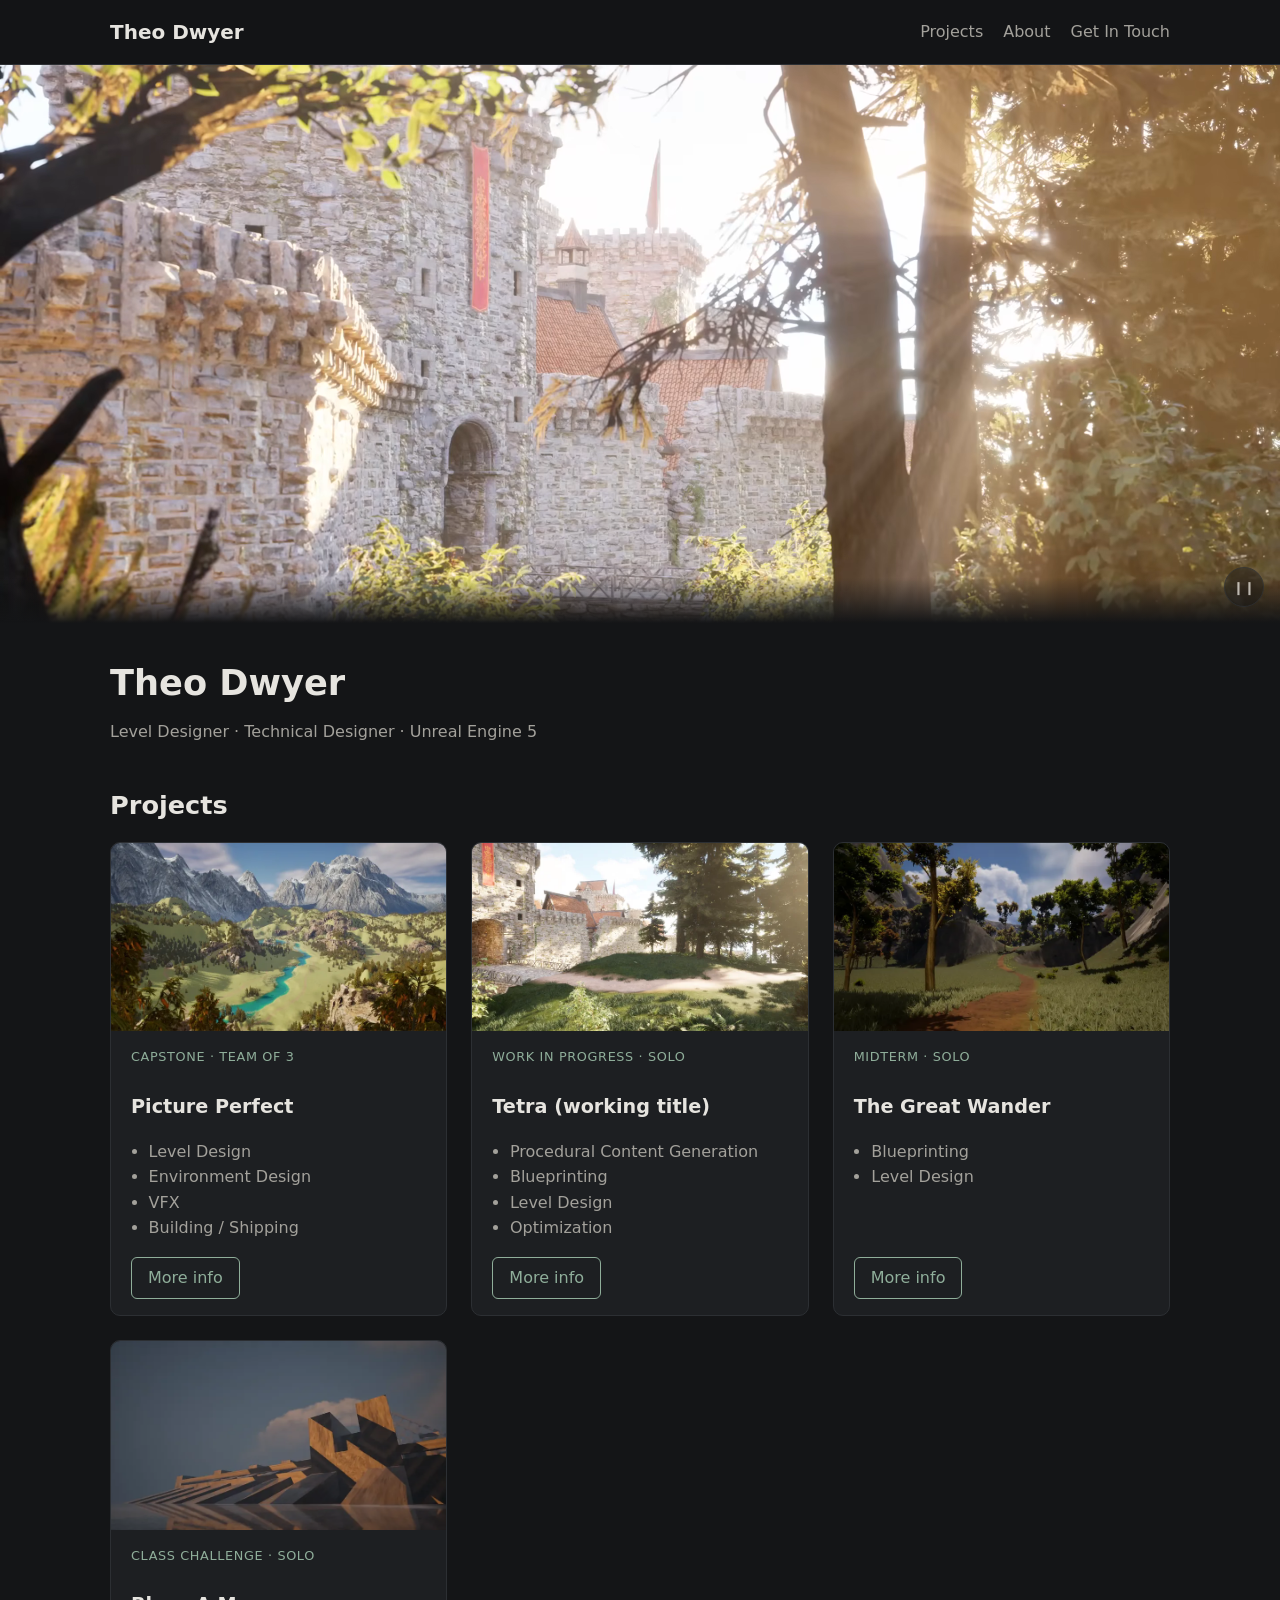
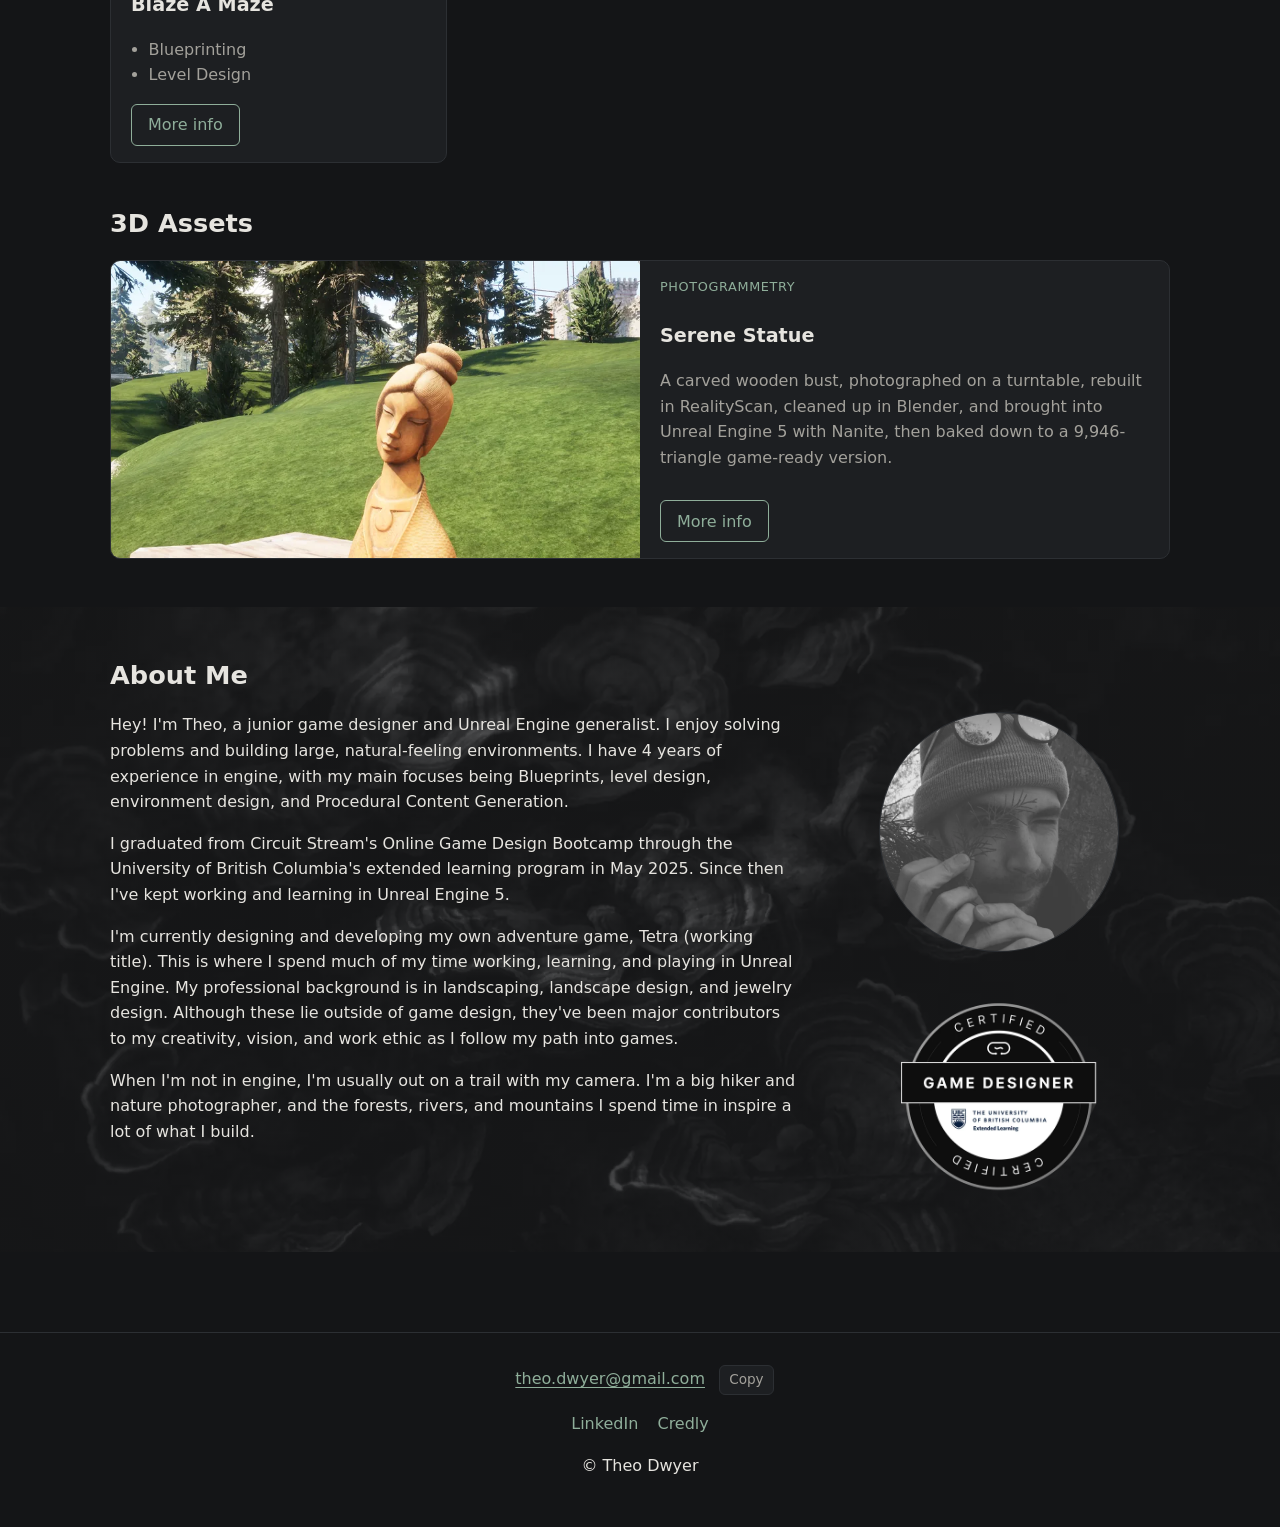
<file: index.html>
<!DOCTYPE html>
<html lang="en">
<head>
<meta charset="UTF-8">
<meta name="viewport" content="width=device-width, initial-scale=1">
<title>Theo Dwyer | Level & Technical Designer</title>
<meta name="description" content="Portfolio of Theo Dwyer, junior level and technical designer working in Unreal Engine 5.">
<link rel="stylesheet" href="style.css?v=15">
</head>
<body>
<header><nav>
  <a class="name" href="index.html">Theo Dwyer</a>
  <ul><li><a href="#projects">Projects</a></li><li><a href="#about">About</a></li><li><a href="#contact">Get In Touch</a></li></ul>
</nav></header>

<section class="hero" style="background-image:url('video/tetra-hero-poster.webp?v=3')">
  <video autoplay muted loop playsinline preload="metadata" poster="video/tetra-hero-poster.webp?v=3" aria-hidden="true"></video>
  <button class="hero-toggle" type="button" aria-label="Pause background video">&#10073;&#10073;</button>
</section>
<script>
(function () {
  var hero = document.querySelector('.hero'), v = hero.querySelector('video'), b = hero.querySelector('.hero-toggle');
  // Visitors who prefer reduced motion just see the still frame, and the video never downloads.
  if (window.matchMedia('(prefers-reduced-motion: reduce)').matches) { v.remove(); b.remove(); return; }
  // Big screens get 1080p (AV1 where the browser supports it, otherwise H.264); phones get a lighter 720p file.
  var wide = window.matchMedia('(min-width: 900px)').matches;
  v.src = !wide ? 'video/tetra-hero-720.mp4?v=3'
    : v.canPlayType('video/mp4; codecs="av01.0.08M.08"') ? 'video/tetra-hero-1080-av1.mp4?v=3'
    : 'video/tetra-hero-1080.mp4?v=3';
  function sync() {
    b.innerHTML = v.paused ? '&#9654;' : '&#10073;&#10073;';
    b.setAttribute('aria-label', v.paused ? 'Play background video' : 'Pause background video');
  }
  v.addEventListener('play', sync); v.addEventListener('pause', sync); sync();
  v.addEventListener('error', function () { b.remove(); });
  b.addEventListener('click', function () { if (v.paused) { v.play().catch(function () {}); } else { v.pause(); } });
})();
</script>

<main>
  <h1>Theo Dwyer</h1>
  <p class="muted">Level Designer · Technical Designer · Unreal Engine 5</p>

  <h2 id="projects">Projects</h2>
  <div class="grid">
    <!-- To add a project: copy one card, change the image, text, and link -->
    <div class="card">
      <a class="card-img" href="picture-perfect.html" tabindex="-1" aria-hidden="true"><img src="images/picture-perfect/picture-perfect-landscape1billion-card.webp" alt=""></a>
      <div class="body">
        <span class="tag">Capstone · Team of 3</span>
        <h3>Picture Perfect</h3>
        <ul><li>Level Design</li><li>Environment Design</li><li>VFX</li><li>Building / Shipping</li></ul>
        <a class="btn" href="picture-perfect.html">More info</a>
      </div>
    </div>
    <div class="card">
      <a class="card-img" href="tetra.html" tabindex="-1" aria-hidden="true"><img loading="lazy" src="images/tetra/screenshot00163-card.webp" alt=""></a>
      <div class="body">
        <span class="tag">Work in progress · Solo</span>
        <h3>Tetra (working title)</h3>
        <ul><li>Procedural Content Generation</li><li>Blueprinting</li><li>Level Design</li><li>Optimization</li></ul>
        <a class="btn" href="tetra.html">More info</a>
      </div>
    </div>
    <div class="card">
      <a class="card-img" href="the-great-wander.html" tabindex="-1" aria-hidden="true"><img loading="lazy" src="images/the-great-wander/screenshot00004-card.webp" alt=""></a>
      <div class="body">
        <span class="tag">Midterm · Solo</span>
        <h3>The Great Wander</h3>
        <ul><li>Blueprinting</li><li>Level Design</li></ul>
        <a class="btn" href="the-great-wander.html">More info</a>
      </div>
    </div>
    <div class="card">
      <a class="card-img" href="blaze-a-maze.html" tabindex="-1" aria-hidden="true"><img loading="lazy" src="images/blaze-a-maze/screenshot00019-card.webp" alt=""></a>
      <div class="body">
        <span class="tag">Class challenge · Solo</span>
        <h3>Blaze A Maze</h3>
        <ul><li>Blueprinting</li><li>Level Design</li></ul>
        <a class="btn" href="blaze-a-maze.html">More info</a>
      </div>
    </div>
  </div>

  <h2 id="assets">3D Assets</h2>
  <div class="card feature">
    <a class="card-img" href="serene-statue.html" tabindex="-1" aria-hidden="true"><img loading="lazy" src="images/serene-statue/in-forest-card.webp" alt=""></a>
    <div class="body">
      <span class="tag">Photogrammetry</span>
      <h3>Serene Statue</h3>
      <p class="muted">A carved wooden bust, photographed on a turntable, rebuilt in RealityScan, cleaned up in Blender, and brought into Unreal Engine 5 with Nanite, then baked down to a 9,946-triangle game-ready version.</p>
      <a class="btn" href="serene-statue.html">More info</a>
    </div>
  </div>

<section class="about-band" aria-labelledby="about">
  <h2 id="about">About Me</h2>
  <div class="about">
    <div>
      <p>Hey! I'm Theo, a junior game designer and Unreal Engine generalist. I enjoy solving problems and building large, natural-feeling environments. I have 4 years of experience in engine, with my main focuses being Blueprints, level design, environment design, and Procedural Content Generation.</p>
      <p>I graduated from Circuit Stream's Online Game Design Bootcamp through the University of British Columbia's extended learning program in May 2025. Since then I've kept working and learning in Unreal Engine 5.</p>
      <p>I'm currently designing and developing my own adventure game, Tetra (working title). This is where I spend much of my time working, learning, and playing in Unreal Engine. My professional background is in landscaping, landscape design, and jewelry design. Although these lie outside of game design, they've been major contributors to my creativity, vision, and work ethic as I follow my path into games.</p>
      <p>When I'm not in engine, I'm usually out on a trail with my camera. I'm a big hiker and nature photographer, and the forests, rivers, and mountains I spend time in inspire a lot of what I build.</p>
    </div>
    <div class="pics">
      <img class="portrait" loading="lazy" src="images/about/juniper-portrait.webp" width="640" height="640" alt="Me in the junipers">
      <a class="badge" href="https://www.credly.com/badges/b016af10-5c86-4a6a-9766-f2f35e834133/public_url" title="View my certification on Credly"><img loading="lazy" src="images/about/certified-game-designer-badge.webp" width="480" height="480" alt="Certified Game Designer badge, Circuit Stream and UBC Extended Learning. Opens on Credly"></a>
    </div>
  </div>
</section>
</main>

<footer id="contact">
  <p><a href="mailto:theo.dwyer@gmail.com">theo.dwyer@gmail.com</a></p>
  <p><a href="https://www.linkedin.com/in/theo-dwyer">LinkedIn</a><a href="https://www.credly.com/badges/b016af10-5c86-4a6a-9766-f2f35e834133/public_url">Credly</a></p>
  <p>© Theo Dwyer</p>
</footer>
<script src="lightbox.js?v=4" defer></script>
<script src="site.js?v=1" defer></script>
<script data-goatcounter="https://ehlien8.goatcounter.com/count" async src="https://gc.zgo.at/count.js"></script>
</body>
</html>
</file>
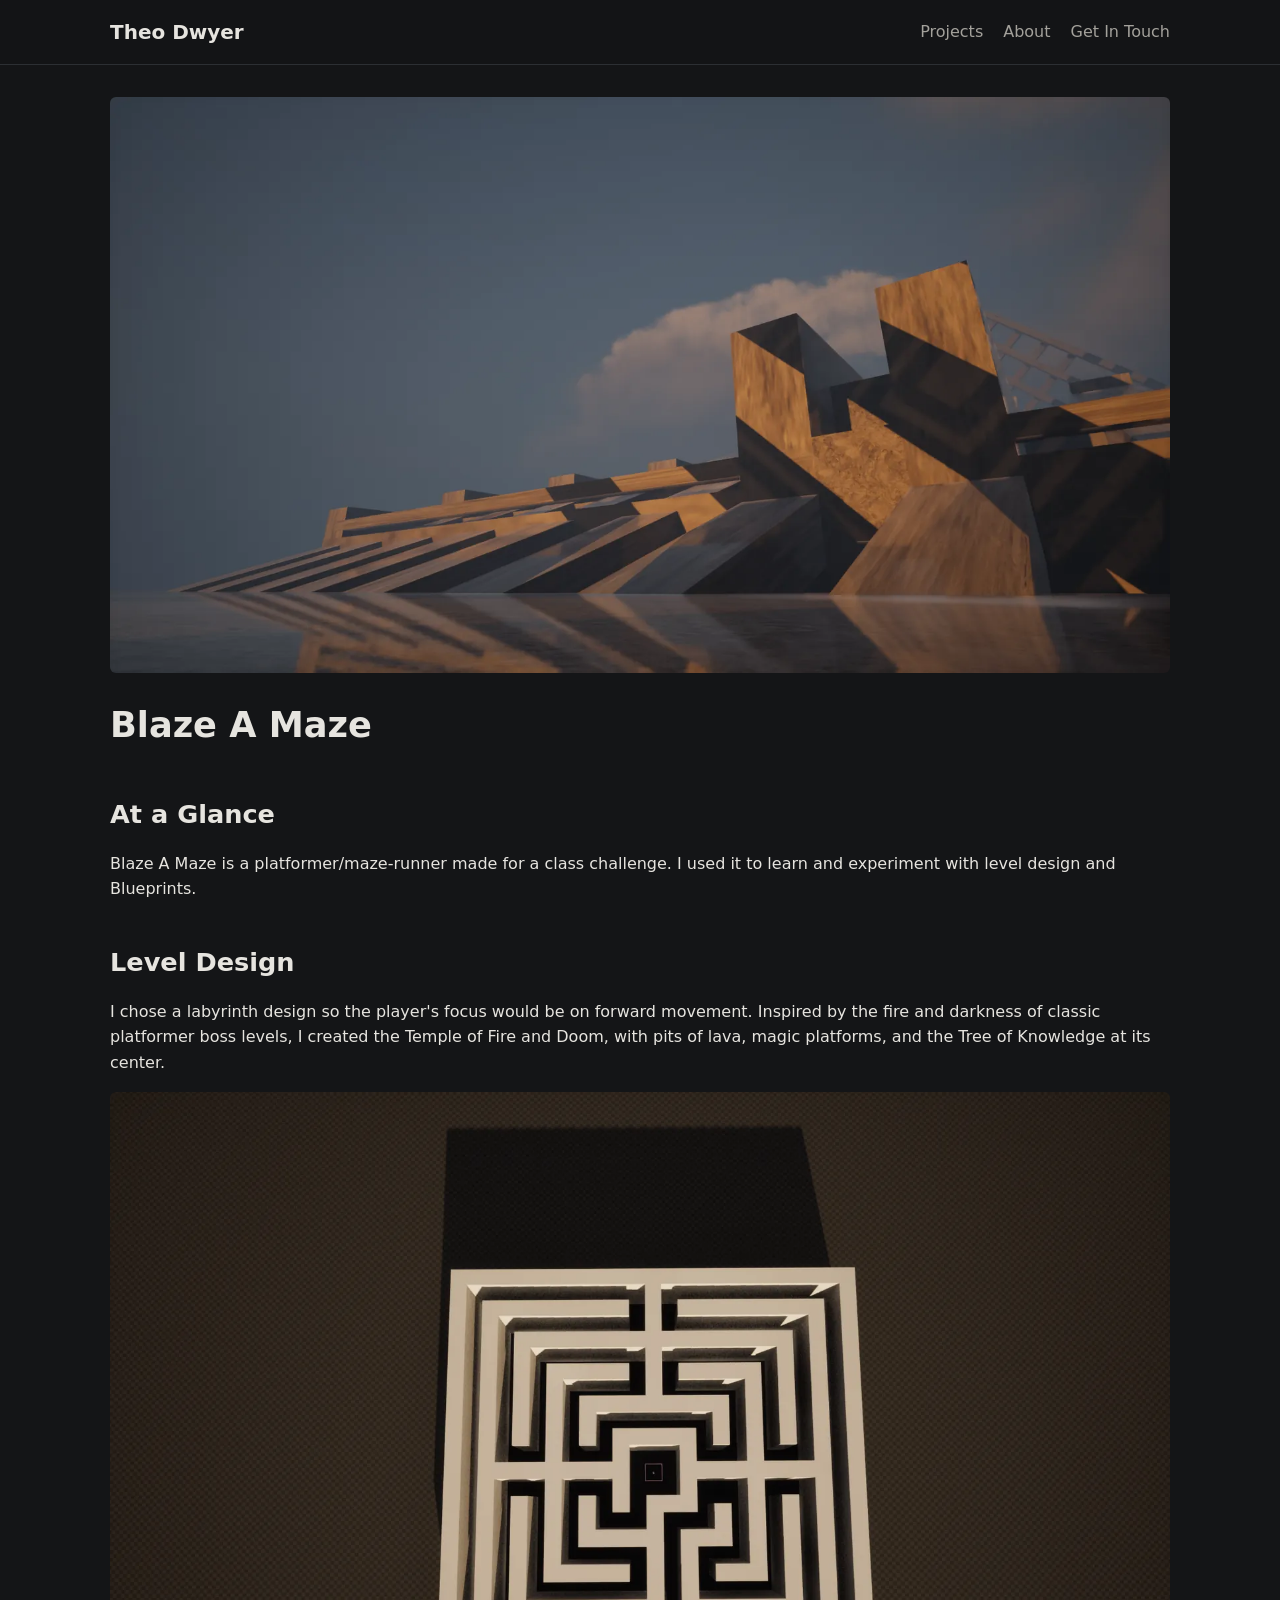
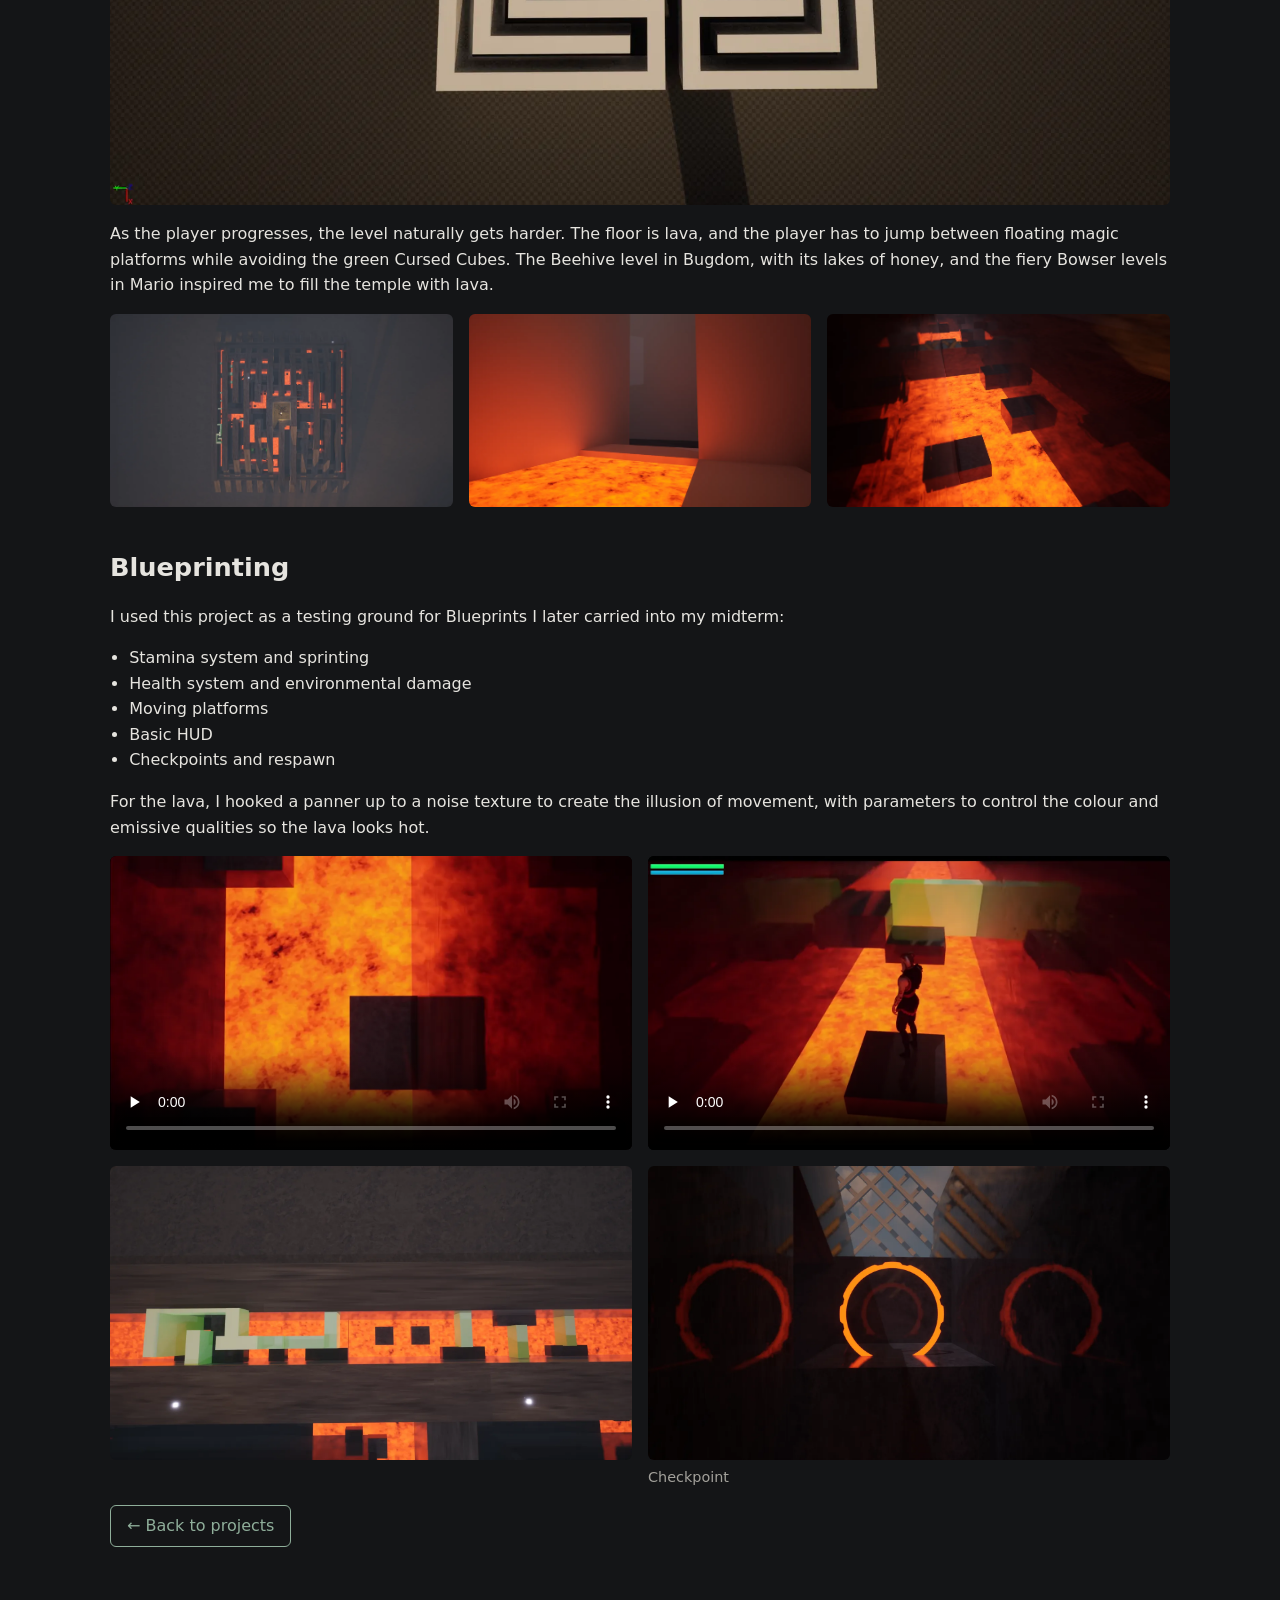
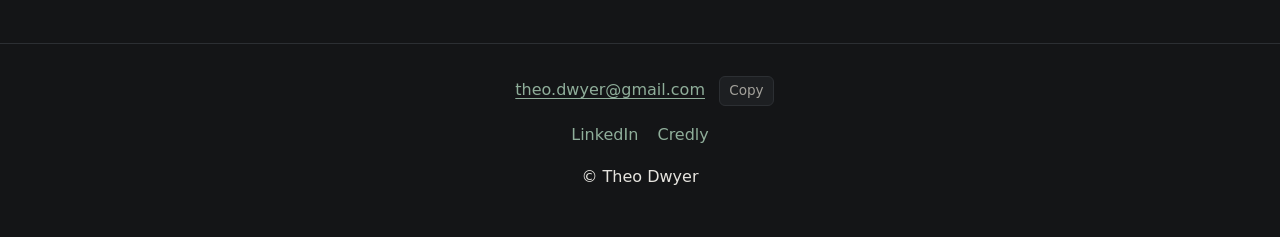
<file: blaze-a-maze.html>
<!DOCTYPE html>
<html lang="en"><head><meta charset="UTF-8"><meta name="viewport" content="width=device-width, initial-scale=1">
<title>Blaze A Maze | Theo Dwyer</title><link rel="stylesheet" href="style.css?v=15"></head>
<body>
<header><nav><a class="name" href="index.html">Theo Dwyer</a>
<ul><li><a href="index.html#projects">Projects</a></li><li><a href="index.html#about">About</a></li><li><a href="#contact">Get In Touch</a></li></ul></nav></header>
<main>
<img src="images/blaze-a-maze/screenshot00019.webp" alt="Blaze A Maze">
<h1 style="margin-top:1.5rem">Blaze A Maze</h1>
<h2>At a Glance</h2>
<p>Blaze A Maze is a platformer/maze-runner made for a class challenge. I used it to learn and experiment with level design and Blueprints.</p>

<h2>Level Design</h2>
<p>I chose a labyrinth design so the player's focus would be on forward movement. Inspired by the fire and darkness of classic platformer boss levels, I created the Temple of Fire and Doom, with pits of lava, magic platforms, and the Tree of Knowledge at its center.</p>
<img loading="lazy" src="images/blaze-a-maze/screenshot00000.webp" alt="Greybox layout of the maze from above">
<p style="margin-top:1rem">As the player progresses, the level naturally gets harder. The floor is lava, and the player has to jump between floating magic platforms while avoiding the green Cursed Cubes. The Beehive level in Bugdom, with its lakes of honey, and the fiery Bowser levels in Mario inspired me to fill the temple with lava.</p>
<div class="gallery">
<img loading="lazy" src="images/blaze-a-maze/screenshot00020.webp" alt="Top-down view of the finished temple and its lava channels">
<img loading="lazy" src="images/blaze-a-maze/screenshot00016.webp" alt="Lava temple">
<img loading="lazy" src="images/blaze-a-maze/screenshot00021.webp" alt="Tree of Knowledge">
</div>

<h2>Blueprinting</h2>
<p>I used this project as a testing ground for Blueprints I later carried into my midterm:</p>
<ul style="margin:0 0 1rem 1.2rem"><li>Stamina system and sprinting</li><li>Health system and environmental damage</li><li>Moving platforms</li><li>Basic HUD</li><li>Checkpoints and respawn</li></ul>
<p>For the lava, I hooked a panner up to a noise texture to create the illusion of movement, with parameters to control the colour and emissive qualities so the lava looks hot.</p>
<div class="gallery">
<figure class="video-fig"><video controls preload="none" width="1920" height="1080" playsinline poster="video/blaze-a-maze/lava-poster.webp" aria-label="Lava material and floating platforms"><source src="video/blaze-a-maze/lava.mp4" type="video/mp4"></video></figure>
<figure class="video-fig"><video controls preload="none" width="1920" height="1080" playsinline poster="video/blaze-a-maze/maze-run-poster.webp" aria-label="Running through the maze"><source src="video/blaze-a-maze/maze-run.mp4" type="video/mp4"></video></figure>
</div>
<div class="gallery">
<img loading="lazy" src="images/blaze-a-maze/cursed-cubes.webp" alt="Cursed Cubes and moving platforms">
<figure><img loading="lazy" src="images/blaze-a-maze/screenshot00022.webp" alt="Checkpoint"><figcaption class="muted">Checkpoint</figcaption></figure>
</div>
<p><a class="btn" href="index.html#projects">← Back to projects</a></p>
</main>
<footer id="contact"><p><a href="mailto:theo.dwyer@gmail.com">theo.dwyer@gmail.com</a></p>
<p><a href="https://www.linkedin.com/in/theo-dwyer">LinkedIn</a><a href="https://www.credly.com/badges/b016af10-5c86-4a6a-9766-f2f35e834133/public_url">Credly</a></p>
<p>© Theo Dwyer</p></footer>
<script src="lightbox.js?v=4" defer></script>
<script src="site.js?v=1" defer></script>
<script data-goatcounter="https://ehlien8.goatcounter.com/count" async src="https://gc.zgo.at/count.js"></script>
</body></html>
</file>
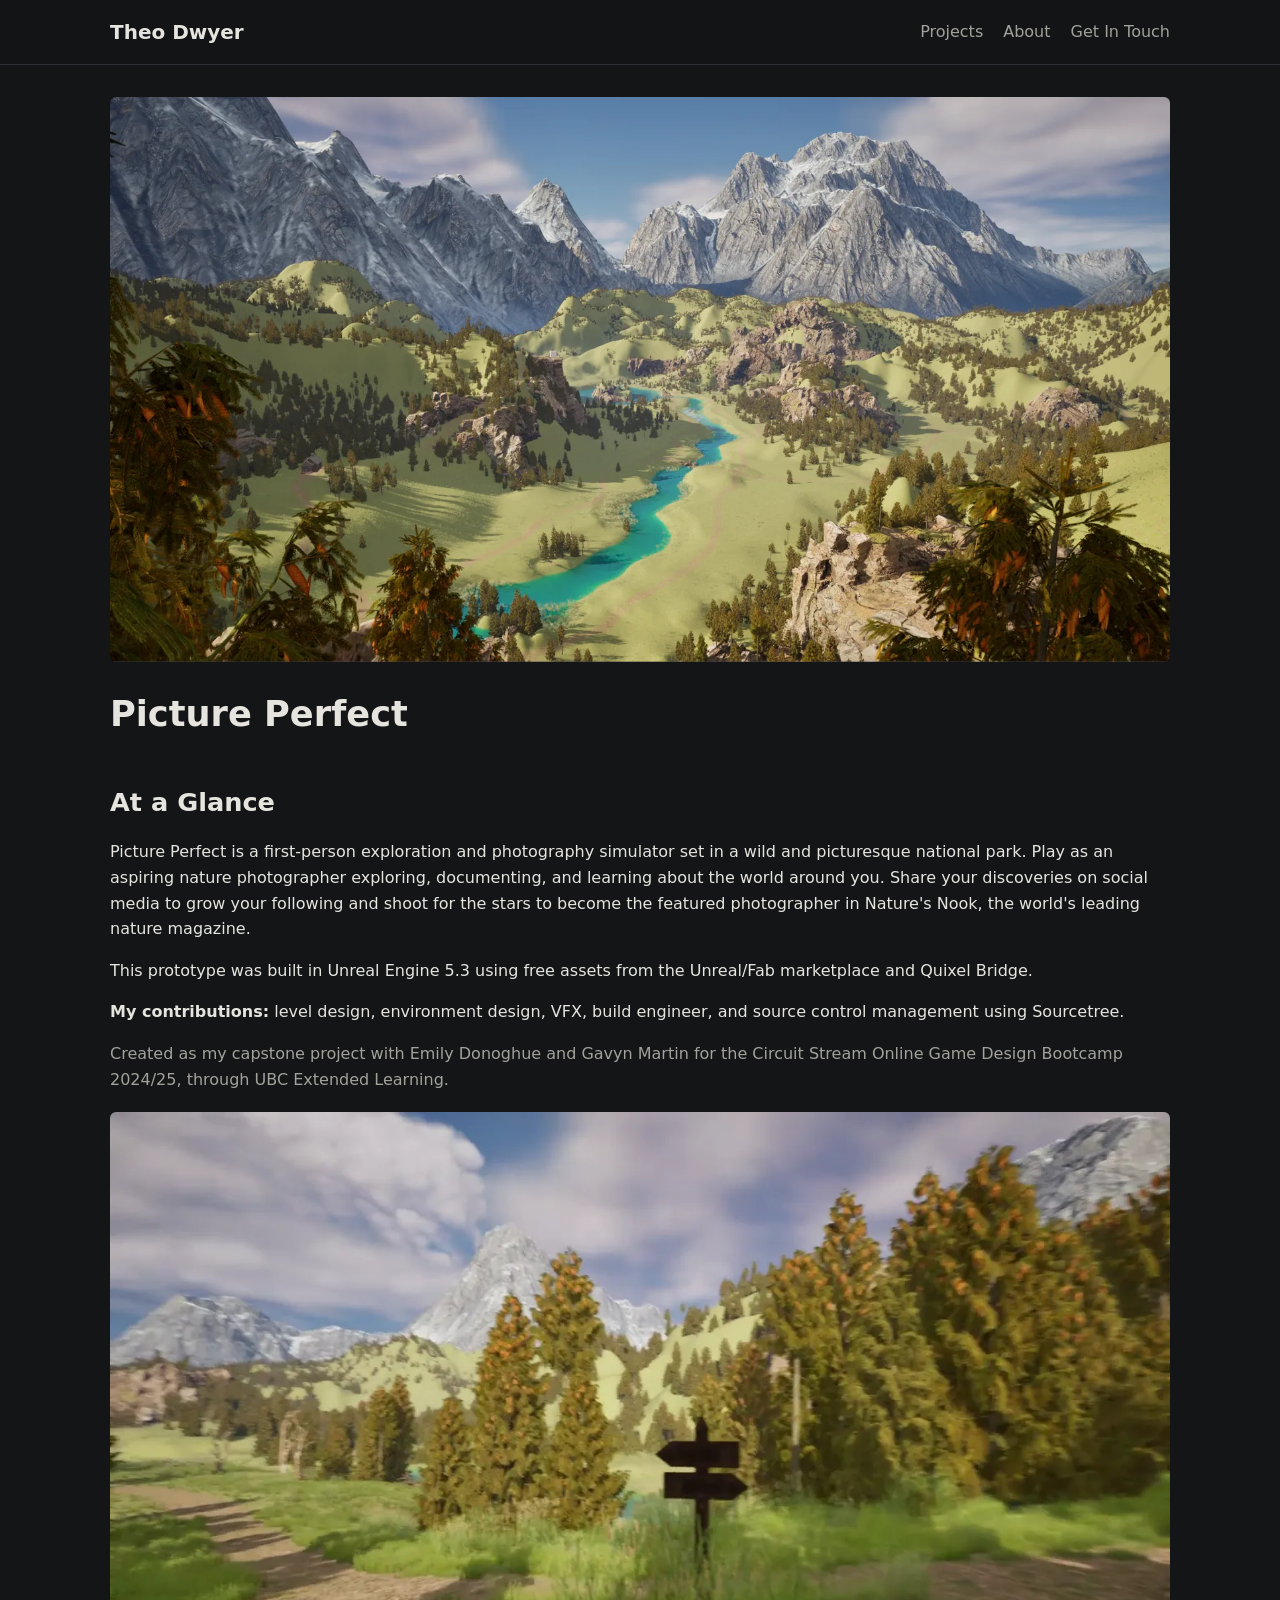
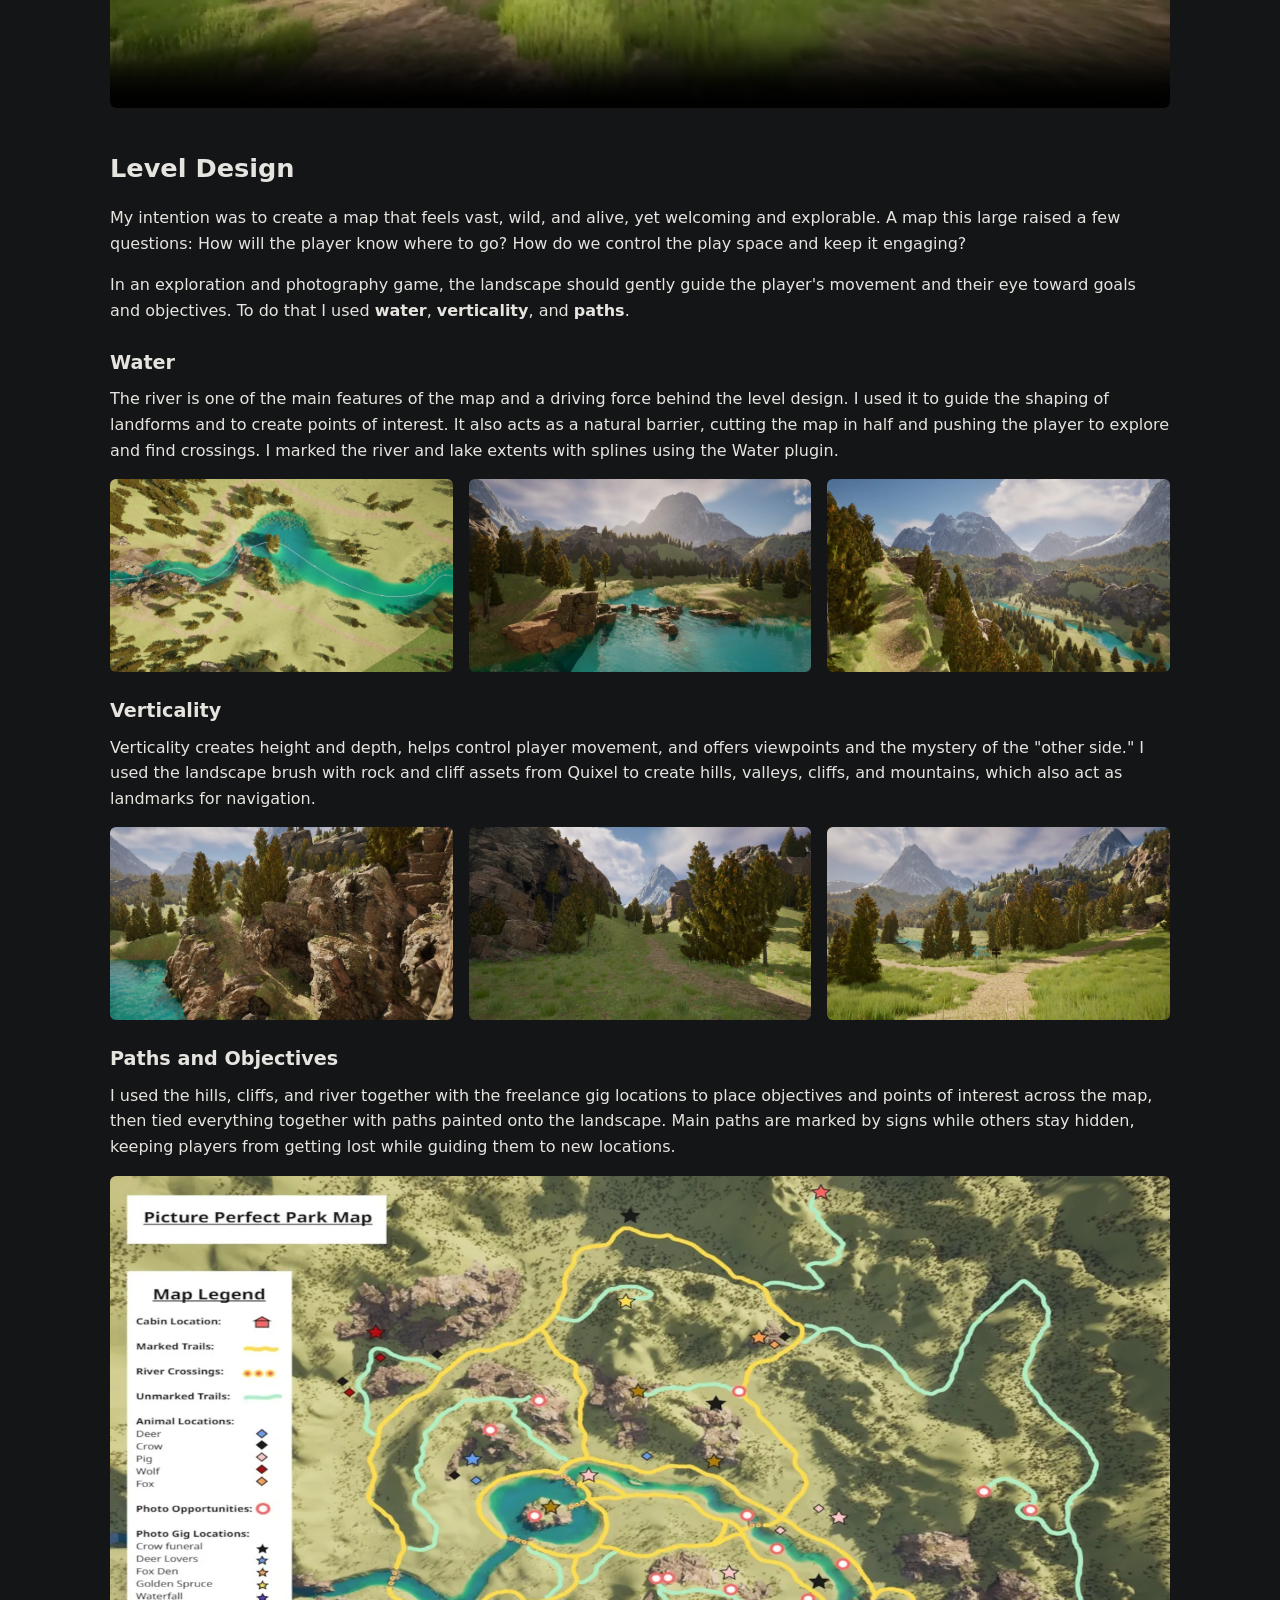
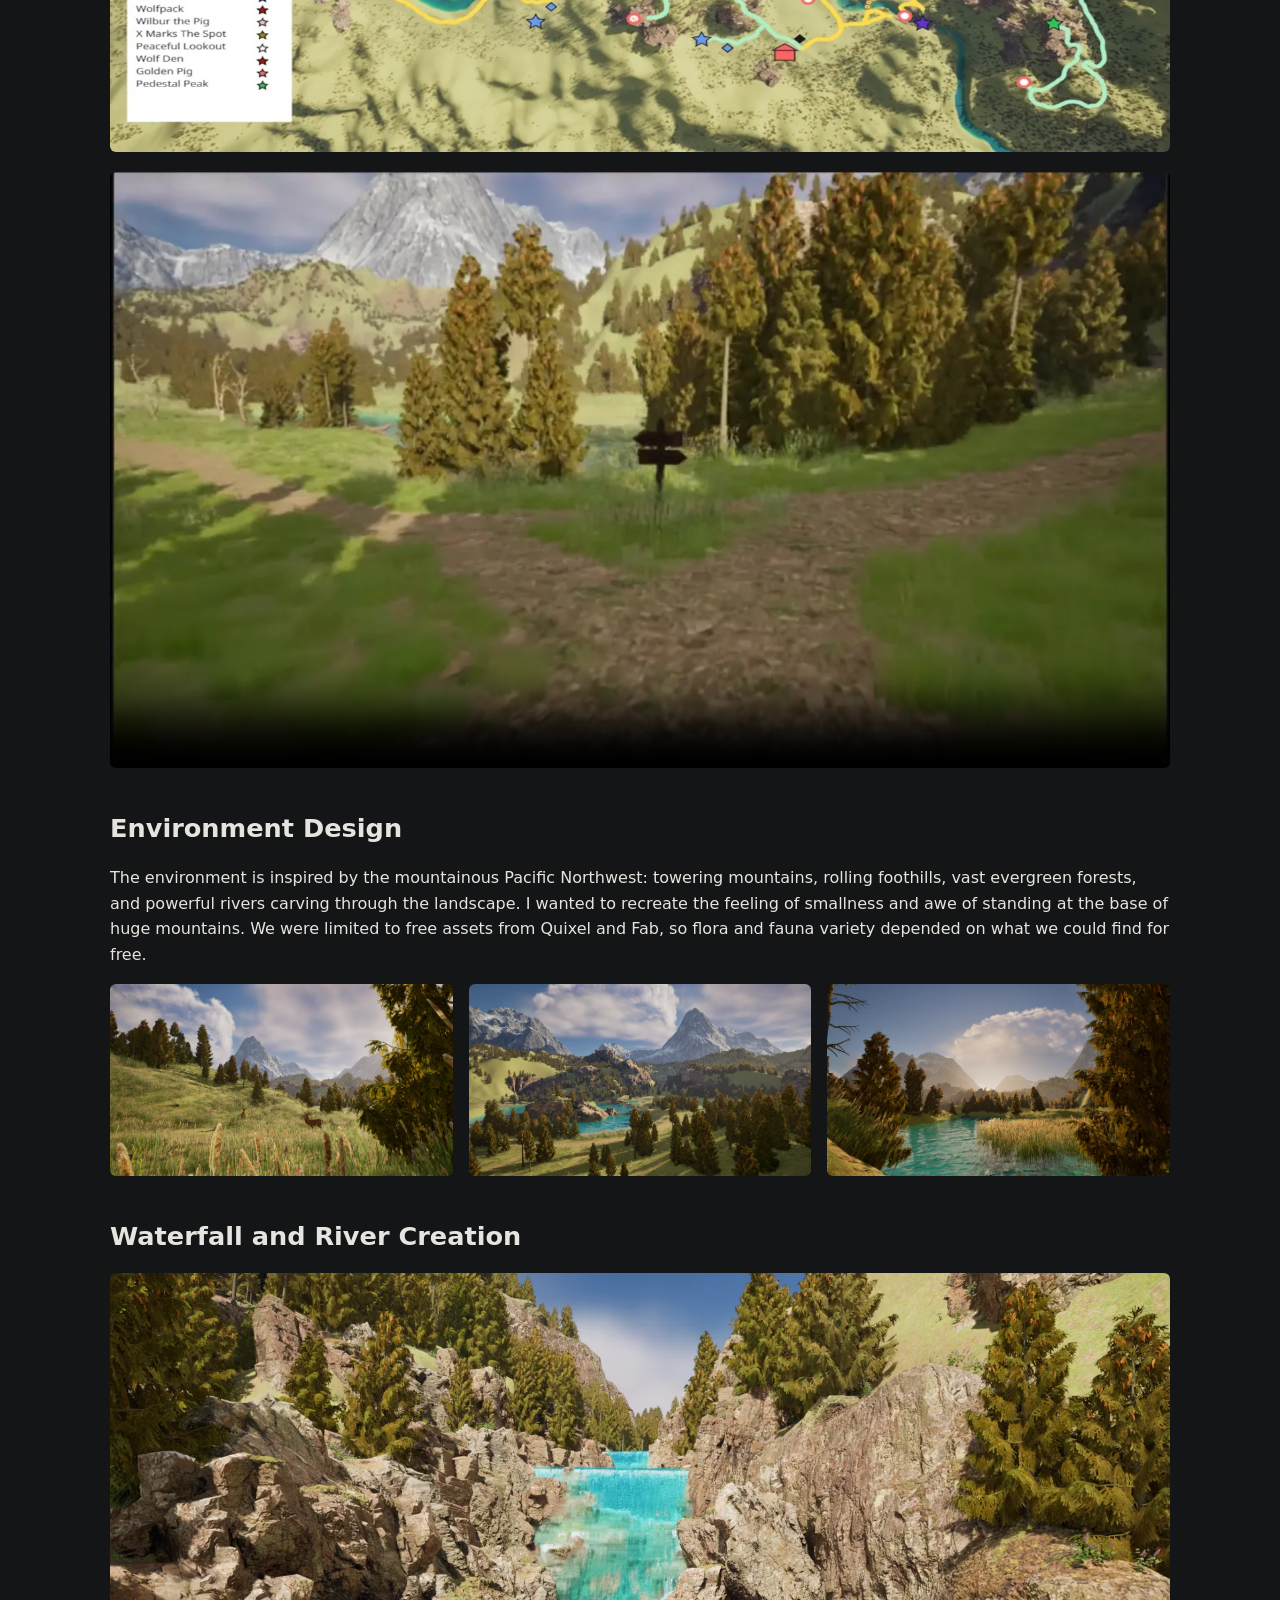
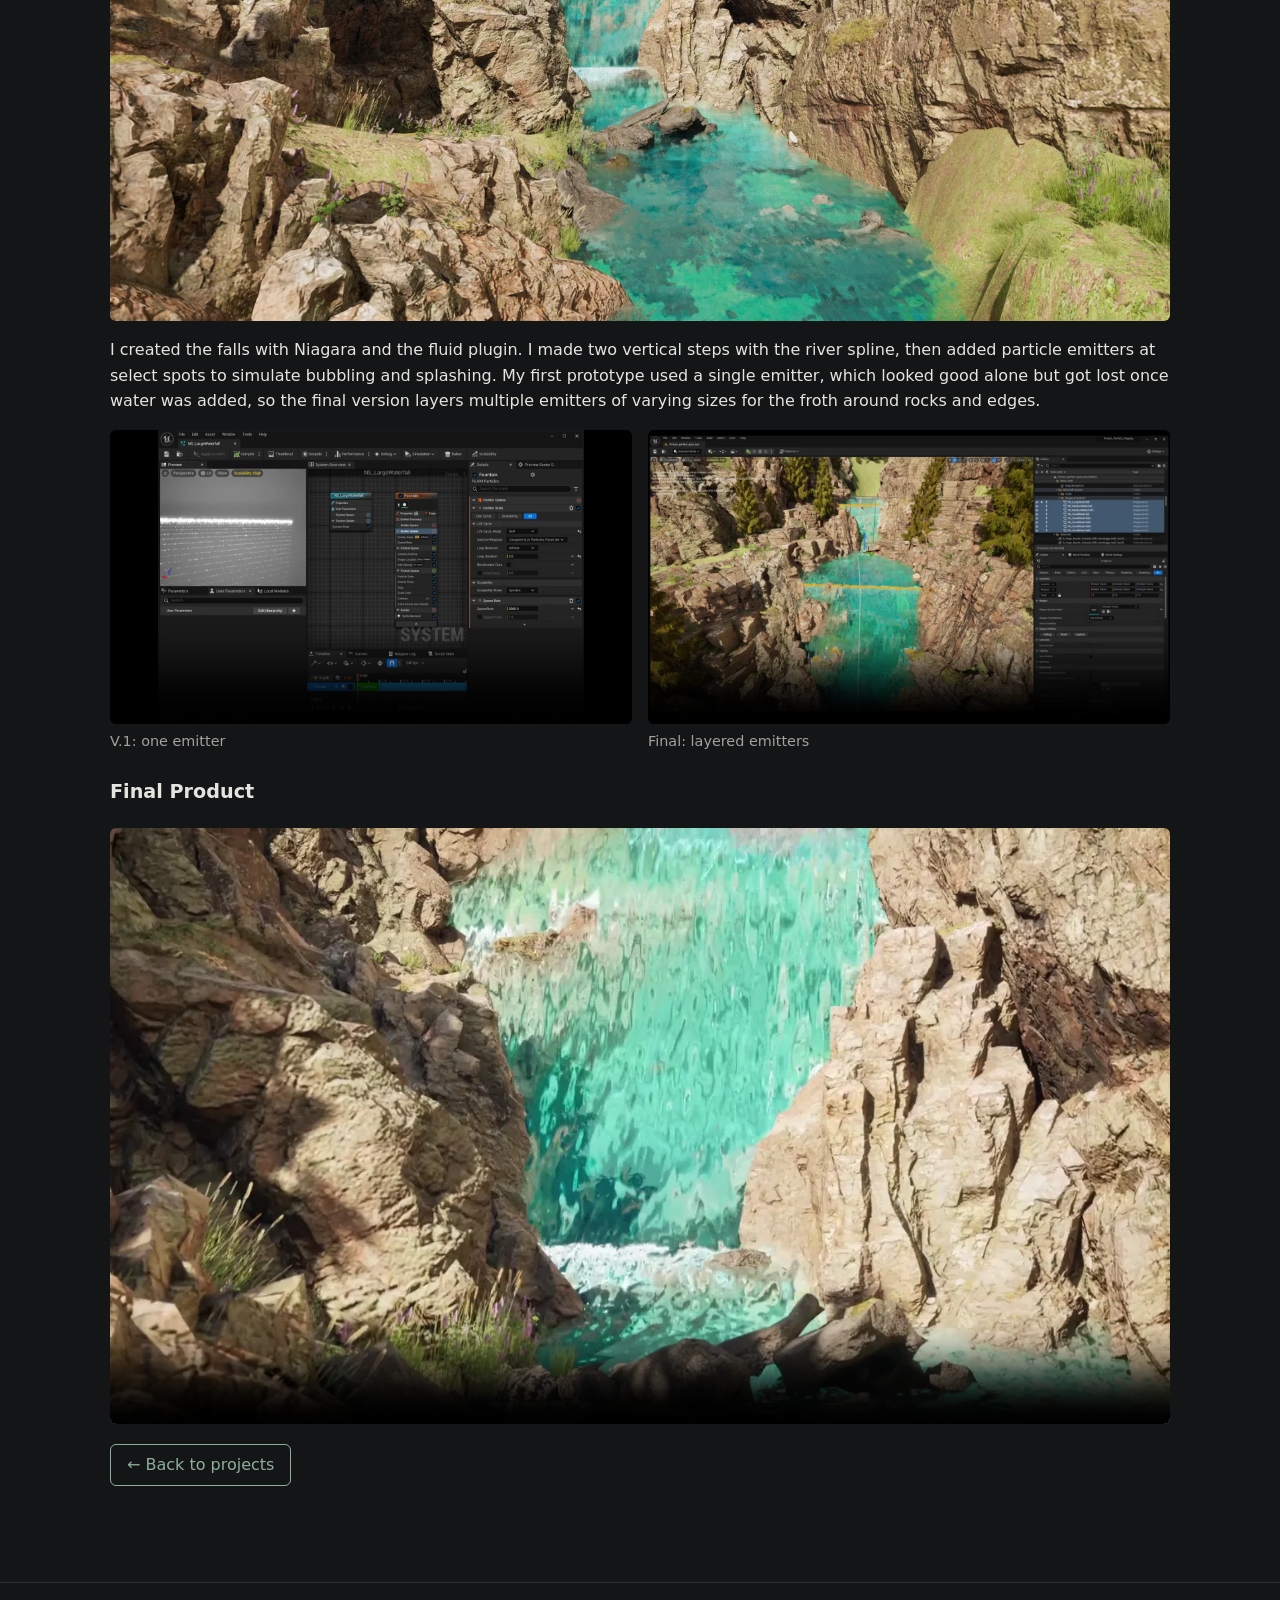
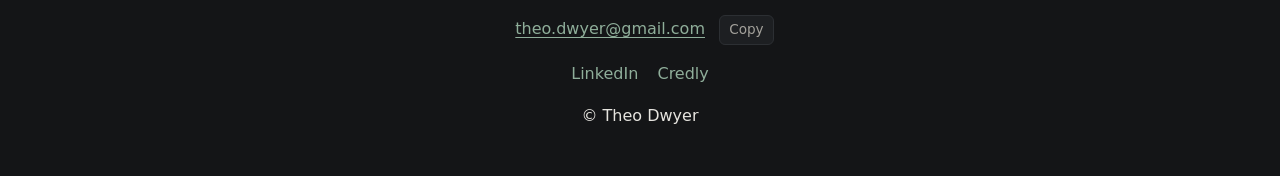
<file: picture-perfect.html>
<!DOCTYPE html>
<html lang="en"><head><meta charset="UTF-8"><meta name="viewport" content="width=device-width, initial-scale=1">
<title>Picture Perfect | Theo Dwyer</title><link rel="stylesheet" href="style.css?v=15"></head>
<body>
<header><nav><a class="name" href="index.html">Theo Dwyer</a>
<ul><li><a href="index.html#projects">Projects</a></li><li><a href="index.html#about">About</a></li><li><a href="#contact">Get In Touch</a></li></ul></nav></header>
<main>
<img src="images/picture-perfect/picture-perfect-landscape1billion.webp" alt="Picture Perfect landscape">
<h1 style="margin-top:1.5rem">Picture Perfect</h1>
<h2>At a Glance</h2>
<p>Picture Perfect is a first-person exploration and photography simulator set in a wild and picturesque national park. Play as an aspiring nature photographer exploring, documenting, and learning about the world around you. Share your discoveries on social media to grow your following and shoot for the stars to become the featured photographer in Nature's Nook, the world's leading nature magazine.</p>
<p>This prototype was built in Unreal Engine 5.3 using free assets from the Unreal/Fab marketplace and Quixel Bridge.</p>
<p><strong>My contributions:</strong> level design, environment design, VFX, build engineer, and source control management using Sourcetree.</p>
<p class="muted">Created as my capstone project with Emily Donoghue and Gavyn Martin for the Circuit Stream Online Game Design Bootcamp 2024/25, through UBC Extended Learning.</p>

<figure class="video-fig"><video controls preload="none" width="1920" height="1080" playsinline poster="video/picture-perfect/gameplay-demo-poster.webp" aria-label="Picture Perfect gameplay demo"><source src="video/picture-perfect/gameplay-demo.mp4" type="video/mp4"></video></figure>
<h2>Level Design</h2>
<p>My intention was to create a map that feels vast, wild, and alive, yet welcoming and explorable. A map this large raised a few questions: How will the player know where to go? How do we control the play space and keep it engaging?</p>
<p>In an exploration and photography game, the landscape should gently guide the player's movement and their eye toward goals and objectives. To do that I used <strong>water</strong>, <strong>verticality</strong>, and <strong>paths</strong>.</p>
<h3>Water</h3>
<p>The river is one of the main features of the map and a driving force behind the level design. I used it to guide the shaping of landforms and to create points of interest. It also acts as a natural barrier, cutting the map in half and pushing the player to explore and find crossings. I marked the river and lake extents with splines using the Water plugin.</p>
<div class="gallery">
<img loading="lazy" src="images/picture-perfect/river-spline.webp" alt="River spline">
<img loading="lazy" src="images/picture-perfect/screenshot00010.webp" alt="River">
<img loading="lazy" src="images/picture-perfect/screenshot00031.webp" alt="Lake">
</div>
<h3>Verticality</h3>
<p>Verticality creates height and depth, helps control player movement, and offers viewpoints and the mystery of the "other side." I used the landscape brush with rock and cliff assets from Quixel to create hills, valleys, cliffs, and mountains, which also act as landmarks for navigation.</p>
<div class="gallery">
<img loading="lazy" src="images/picture-perfect/screenshot00042.webp" alt="Cliffs">
<img loading="lazy" src="images/picture-perfect/screenshot00041.webp" alt="Mountains">
<img loading="lazy" src="images/picture-perfect/screenshot00032.webp" alt="Valley">
</div>
<h3>Paths and Objectives</h3>
<p>I used the hills, cliffs, and river together with the freelance gig locations to place objectives and points of interest across the map, then tied everything together with paths painted onto the landscape. Main paths are marked by signs while others stay hidden, keeping players from getting lost while guiding them to new locations.</p>
<img loading="lazy" src="images/picture-perfect/picture-perfect-map-final-resize.webp" alt="Final map">

<figure class="video-fig"><video controls preload="none" width="1920" height="1080" playsinline poster="video/picture-perfect/water-walk-poster.webp" aria-label="Walking along the river in Picture Perfect"><source src="video/picture-perfect/water-walk.mp4" type="video/mp4"></video></figure>
<h2>Environment Design</h2>
<p>The environment is inspired by the mountainous Pacific Northwest: towering mountains, rolling foothills, vast evergreen forests, and powerful rivers carving through the landscape. I wanted to recreate the feeling of smallness and awe of standing at the base of huge mountains. We were limited to free assets from Quixel and Fab, so flora and fauna variety depended on what we could find for free.</p>
<div class="gallery">
<img loading="lazy" src="images/picture-perfect/deer-field.webp" alt="Deer in a field">
<img loading="lazy" src="images/picture-perfect/park-far-view.webp" alt="Park view">
<img loading="lazy" src="images/picture-perfect/riverside-grass.webp" alt="Riverside grass">
</div>

<h2>Waterfall and River Creation</h2>
<img loading="lazy" src="images/picture-perfect/waterfallvibes.webp" alt="Waterfall">
<p style="margin-top:1rem">I created the falls with Niagara and the fluid plugin. I made two vertical steps with the river spline, then added particle emitters at select spots to simulate bubbling and splashing. My first prototype used a single emitter, which looked good alone but got lost once water was added, so the final version layers multiple emitters of varying sizes for the froth around rocks and edges.</p>
<div class="gallery">
<figure class="video-fig"><video controls preload="none" width="1440" height="992" playsinline poster="video/picture-perfect/waterfall-v1-emitter-poster.webp" aria-label="First waterfall prototype in the Niagara editor"><source src="video/picture-perfect/waterfall-v1-emitter.mp4" type="video/mp4"></video><figcaption class="muted">V.1: one emitter</figcaption></figure>
<figure class="video-fig"><video controls preload="none" width="1920" height="1050" playsinline poster="video/picture-perfect/waterfall-particles-poster.webp" aria-label="Waterfall with layered particle emitters"><source src="video/picture-perfect/waterfall-particles.mp4" type="video/mp4"></video><figcaption class="muted">Final: layered emitters</figcaption></figure>
</div>
<h3>Final Product</h3>
<figure class="video-fig"><video controls preload="none" width="1920" height="1080" playsinline poster="video/picture-perfect/waterfall-final-poster.webp" aria-label="The finished waterfall"><source src="video/picture-perfect/waterfall-final.mp4" type="video/mp4"></video></figure>
<p><a class="btn" href="index.html#projects">← Back to projects</a></p>
</main>
<footer id="contact"><p><a href="mailto:theo.dwyer@gmail.com">theo.dwyer@gmail.com</a></p>
<p><a href="https://www.linkedin.com/in/theo-dwyer">LinkedIn</a><a href="https://www.credly.com/badges/b016af10-5c86-4a6a-9766-f2f35e834133/public_url">Credly</a></p>
<p>© Theo Dwyer</p></footer>
<script src="lightbox.js?v=4" defer></script>
<script src="site.js?v=1" defer></script>
<script data-goatcounter="https://ehlien8.goatcounter.com/count" async src="https://gc.zgo.at/count.js"></script>
</body></html>
</file>
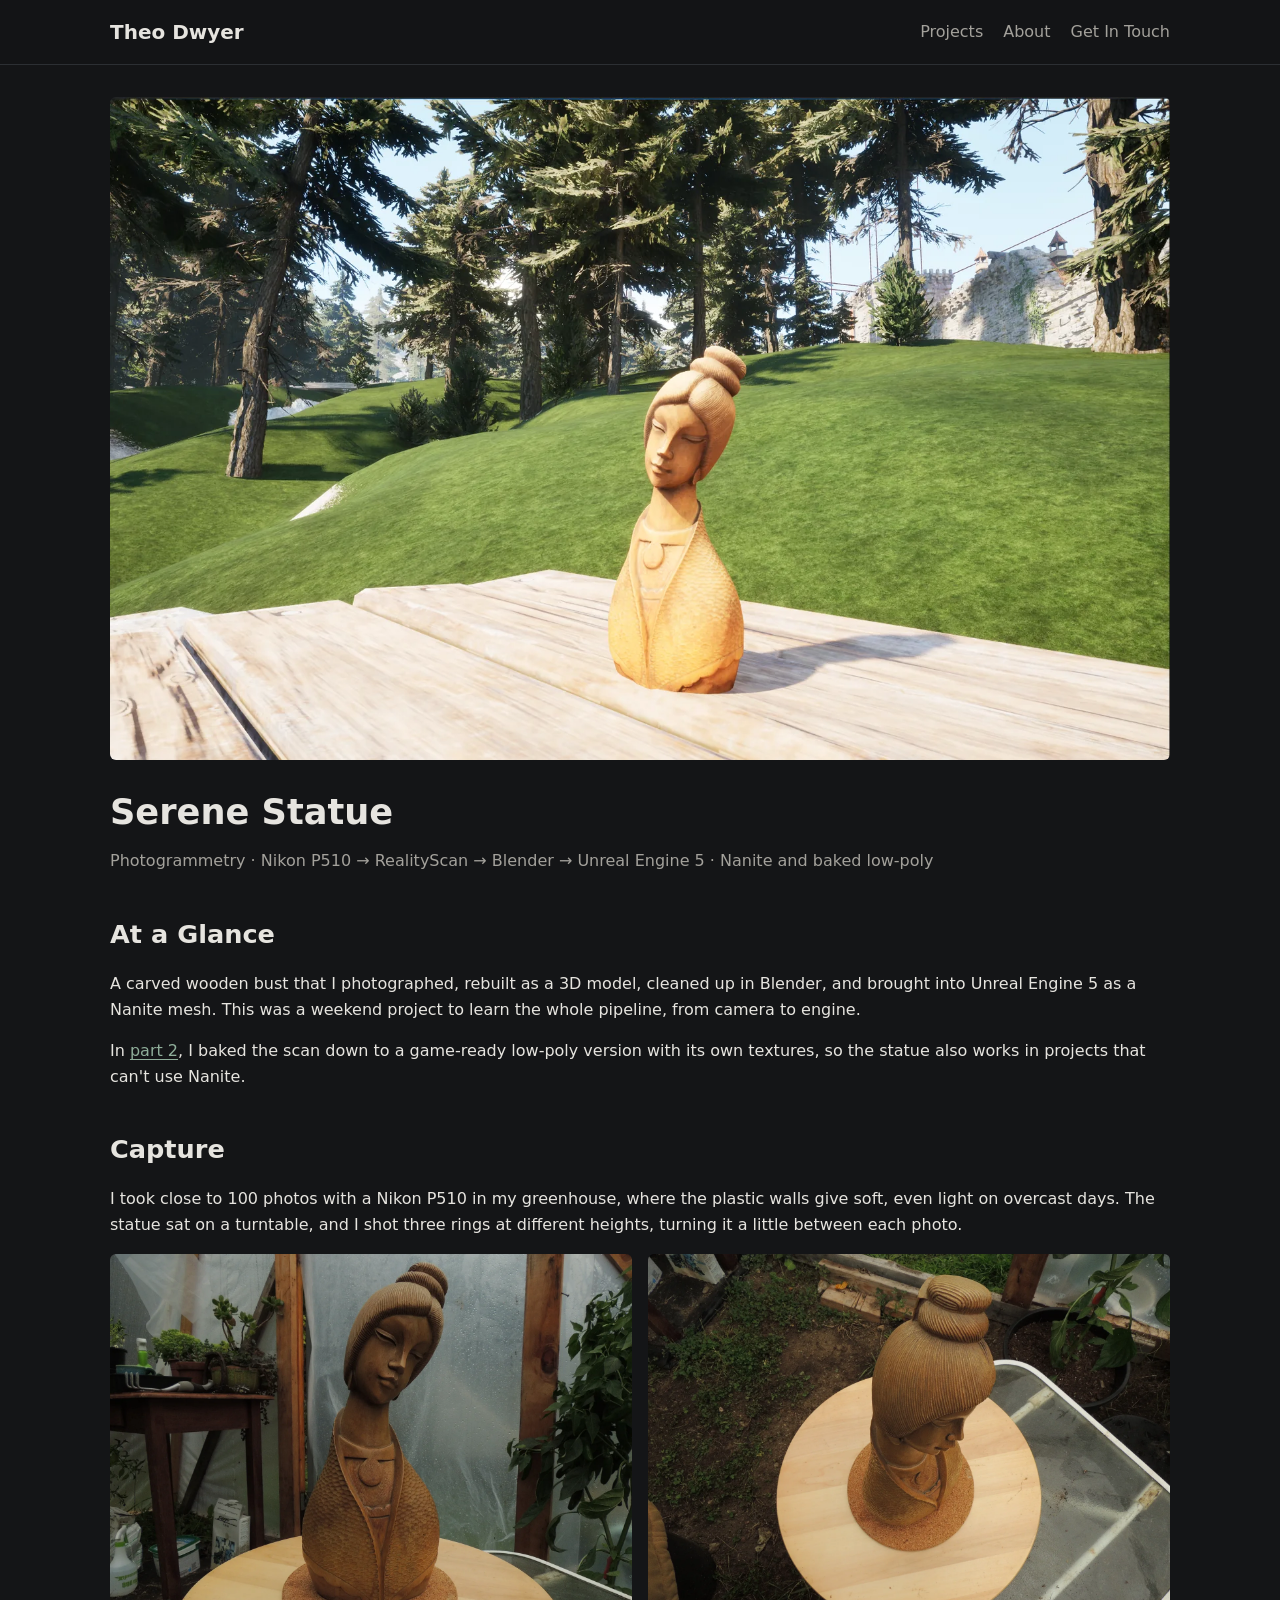
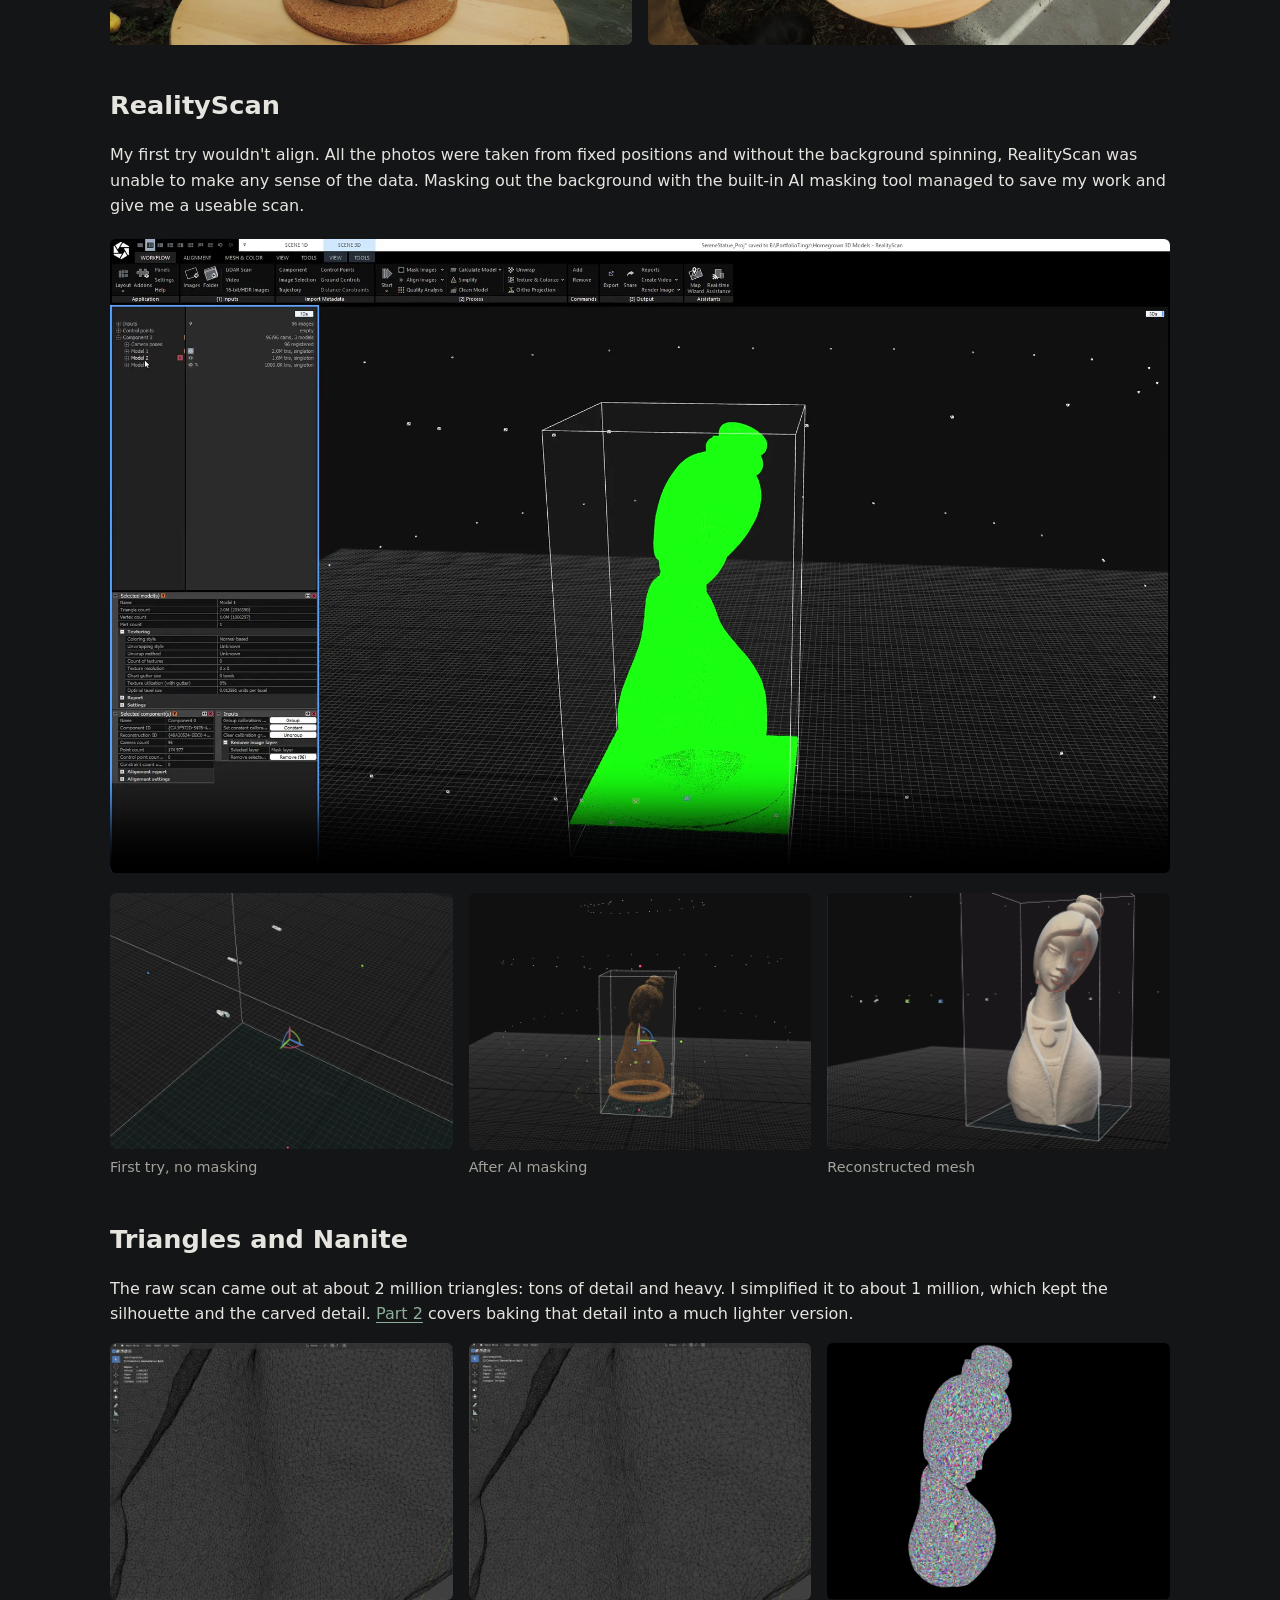
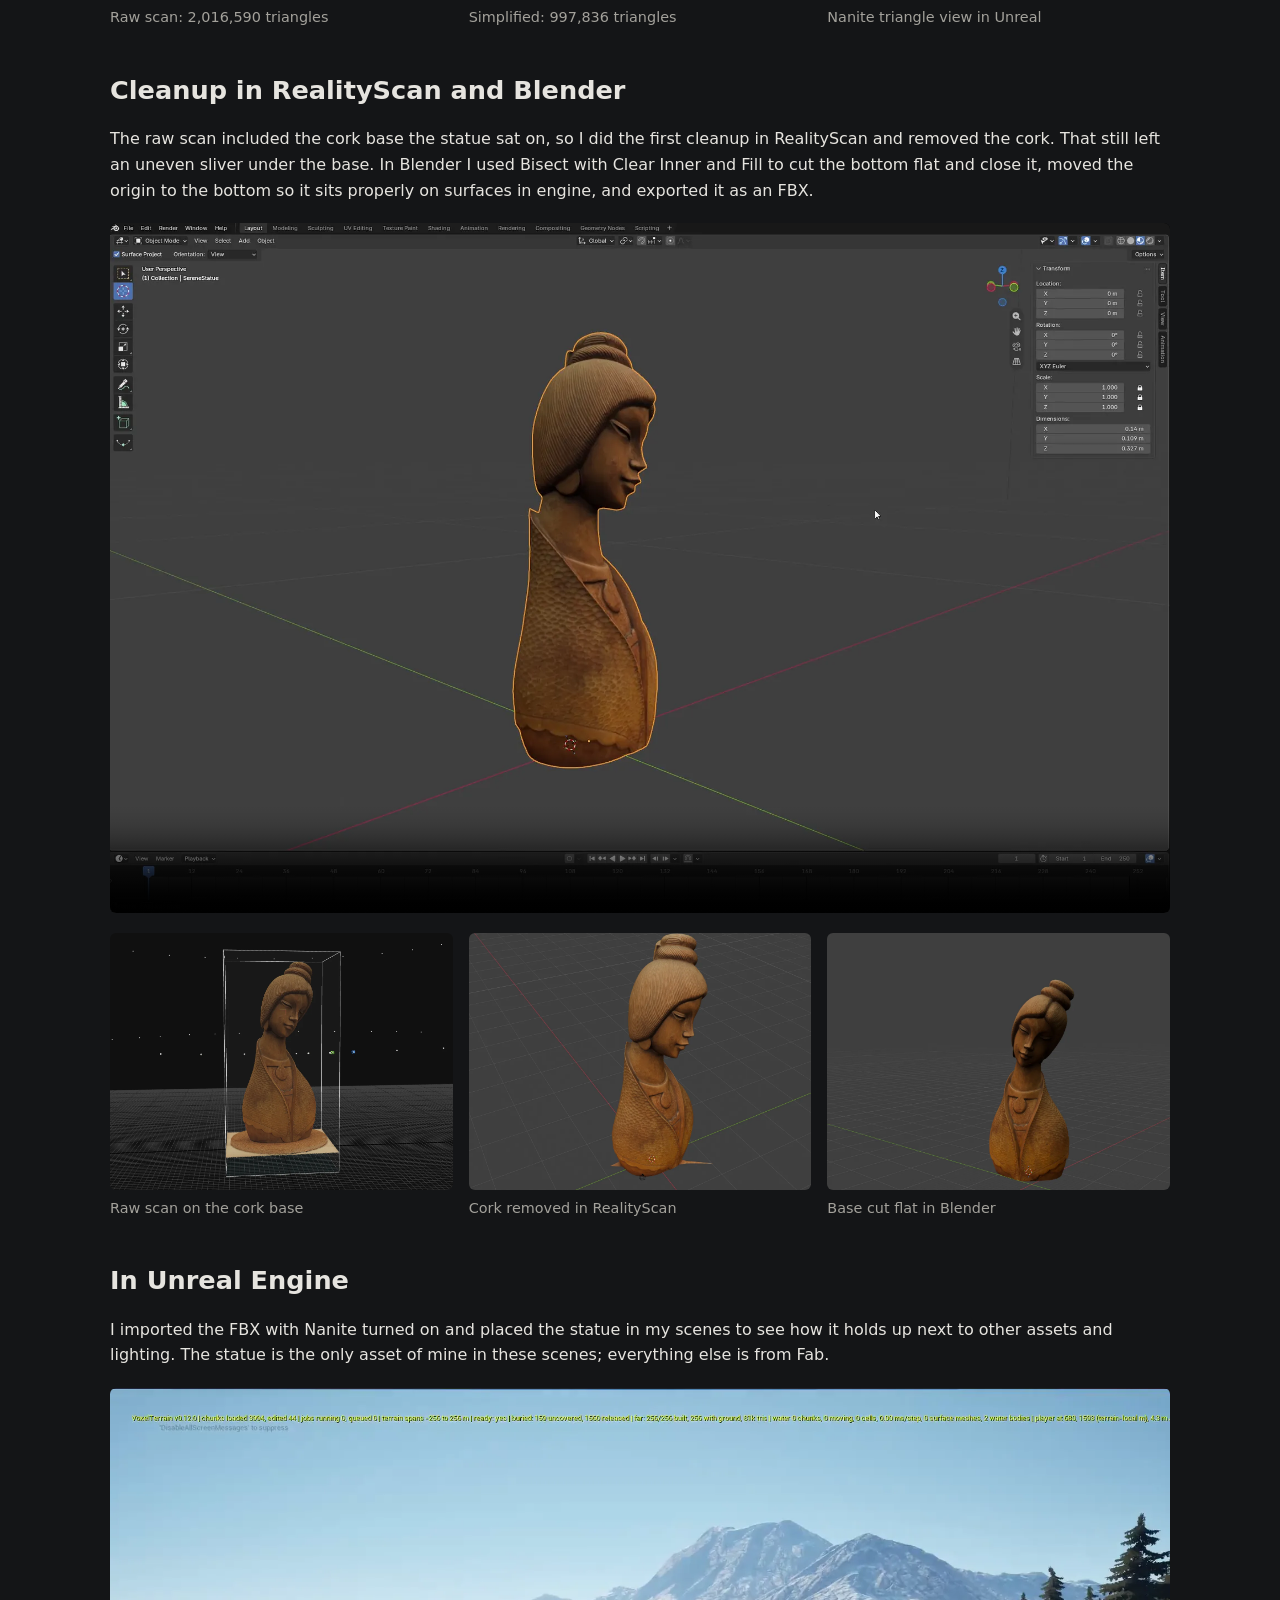
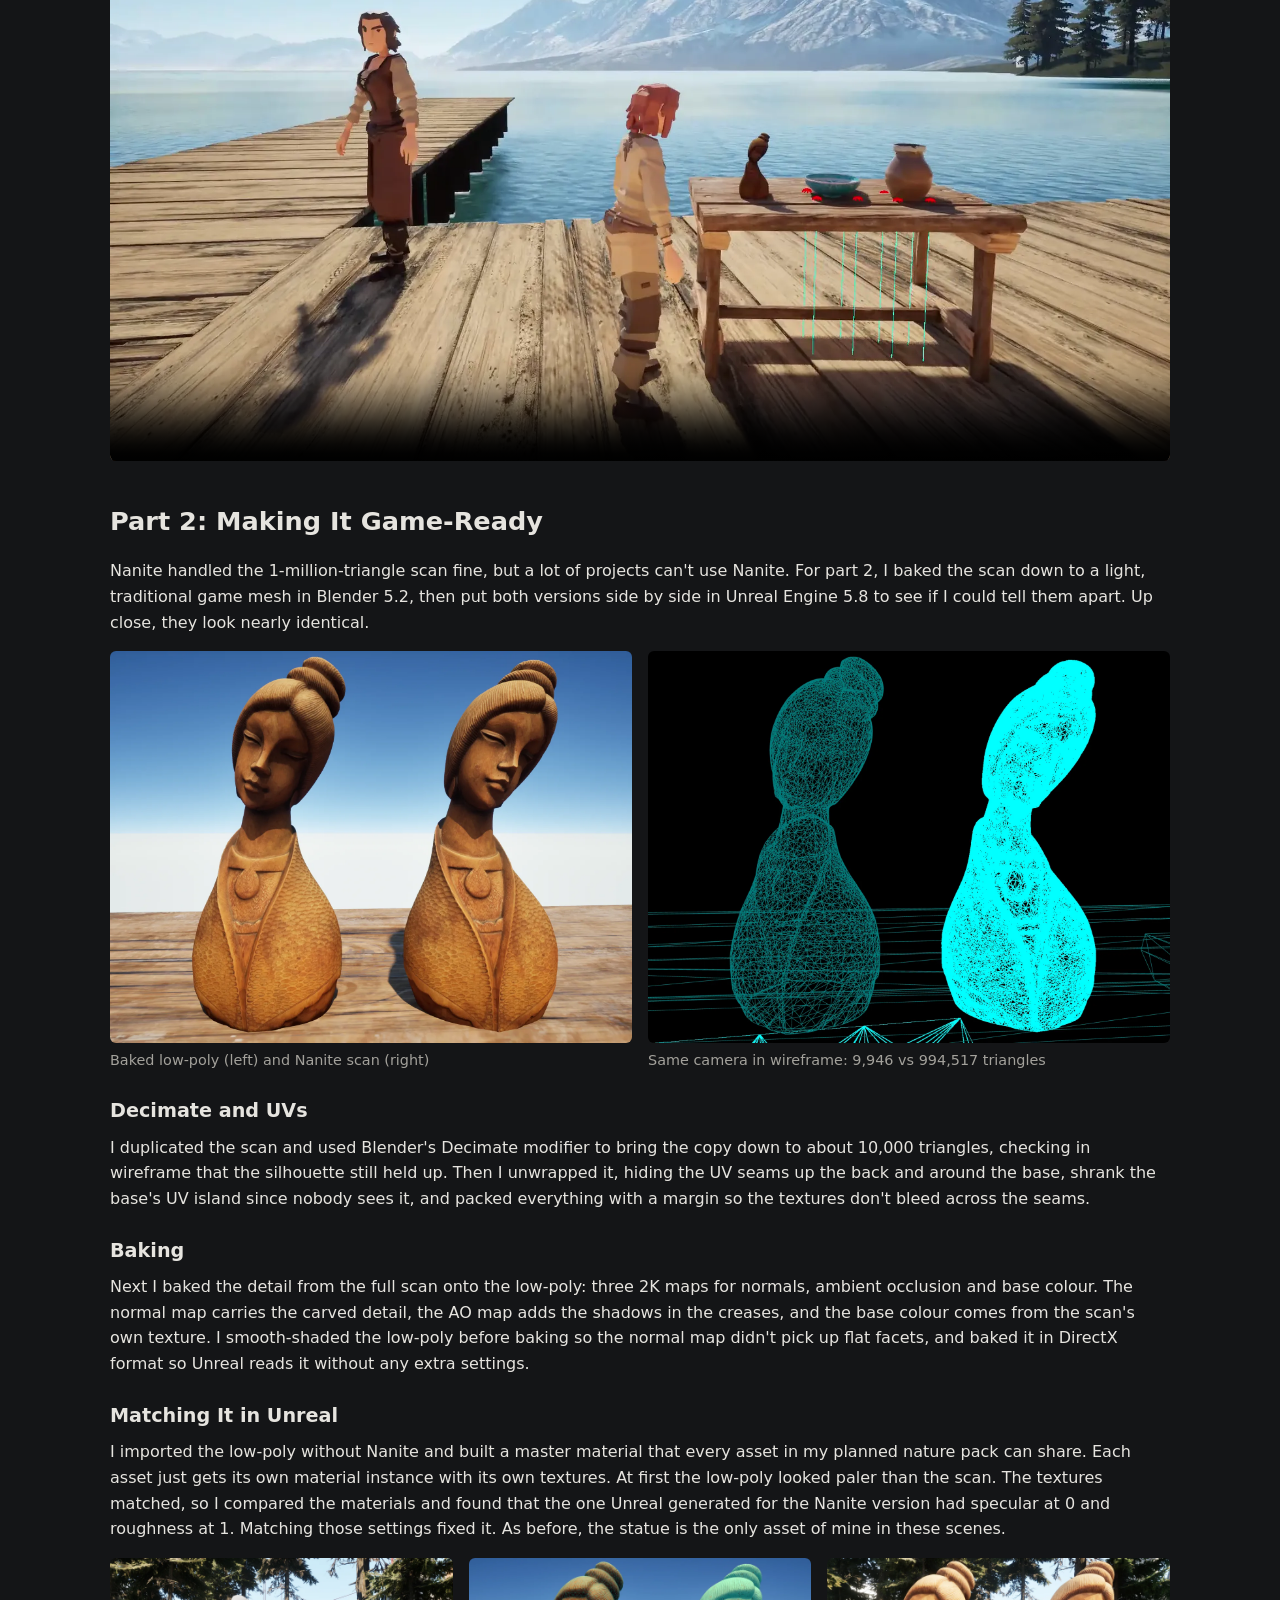
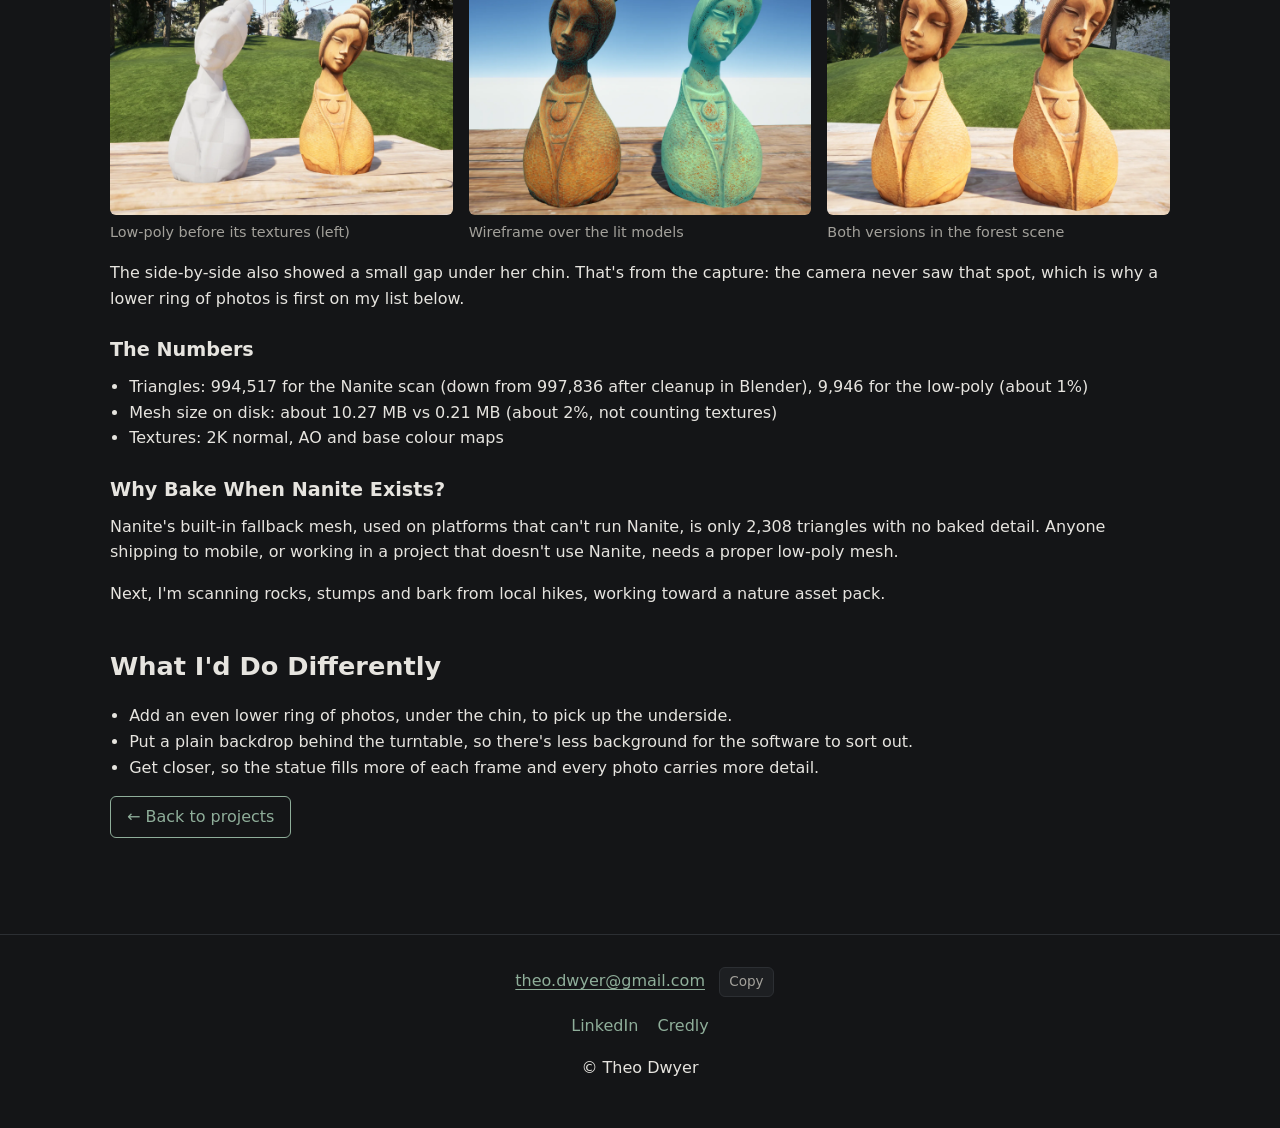
<file: serene-statue.html>
<!DOCTYPE html>
<html lang="en"><head><meta charset="UTF-8"><meta name="viewport" content="width=device-width, initial-scale=1">
<title>Serene Statue | Theo Dwyer</title><link rel="stylesheet" href="style.css?v=15"></head>
<body>
<header><nav><a class="name" href="index.html">Theo Dwyer</a>
<ul><li><a href="index.html#projects">Projects</a></li><li><a href="index.html#about">About</a></li><li><a href="#contact">Get In Touch</a></li></ul></nav></header>
<main>
<img src="images/serene-statue/in-forest.webp" alt="The scanned wooden bust sitting on a picnic table in a forest scene in Unreal Engine 5">
<h1 style="margin-top:1.5rem">Serene Statue</h1>
<p class="muted">Photogrammetry · Nikon P510 → RealityScan → Blender → Unreal Engine 5 · Nanite and baked low-poly</p>

<h2>At a Glance</h2>
<p>A carved wooden bust that I photographed, rebuilt as a 3D model, cleaned up in Blender, and brought into Unreal Engine 5 as a Nanite mesh. This was a weekend project to learn the whole pipeline, from camera to engine.</p>
<p>In <a href="#part-2">part 2</a>, I baked the scan down to a game-ready low-poly version with its own textures, so the statue also works in projects that can't use Nanite.</p>

<h2>Capture</h2>
<p>I took close to 100 photos with a Nikon P510 in my greenhouse, where the plastic walls give soft, even light on overcast days. The statue sat on a turntable, and I shot three rings at different heights, turning it a little between each photo.</p>
<div class="gallery r43">
<img loading="lazy" src="images/serene-statue/capture-front.webp" alt="One of the capture photos: the bust on the turntable in the greenhouse">
<img loading="lazy" src="images/serene-statue/capture-high.webp" alt="A photo from the highest ring, looking down at the top of the head">
</div>

<h2>RealityScan</h2>
<p>My first try wouldn't align. All the photos were taken from fixed positions and without the background spinning, RealityScan was unable to make any sense of the data. Masking out the background with the built-in AI masking tool managed to save my work and give me a useable scan.</p>
<figure class="video-fig"><video controls preload="none" width="1920" height="1148" playsinline poster="video/serene-statue/realityscan-poster.webp" aria-label="RealityScan: the aligned cameras around the statue and the finished textured model"><source src="video/serene-statue/realityscan.mp4" type="video/mp4"></video></figure>
<div class="gallery r43">
<figure><img loading="lazy" src="images/serene-statue/rs-align-failed.webp" alt="The failed alignment in RealityScan: a few scattered clumps of cameras and almost no points"><figcaption class="muted">First try, no masking</figcaption></figure>
<figure><img loading="lazy" src="images/serene-statue/rs-align.webp" alt="The aligned point cloud of the statue in RealityScan, with camera positions around it"><figcaption class="muted">After AI masking</figcaption></figure>
<figure><img loading="lazy" src="images/serene-statue/rs-model.webp" alt="The reconstructed mesh in RealityScan before texturing"><figcaption class="muted">Reconstructed mesh</figcaption></figure>
</div>

<h2>Triangles and Nanite</h2>
<p>The raw scan came out at about 2 million triangles: tons of detail and heavy. I simplified it to about 1 million, which kept the silhouette and the carved detail. <a href="#part-2">Part 2</a> covers baking that detail into a much lighter version.</p>
<div class="gallery r43">
<figure><img loading="lazy" src="images/serene-statue/tris-raw.webp" alt="Close-up wireframe of the raw scan in Blender"><figcaption class="muted">Raw scan: 2,016,590 triangles</figcaption></figure>
<figure><img loading="lazy" src="images/serene-statue/tris-simplified.webp" alt="The same close-up wireframe after simplifying"><figcaption class="muted">Simplified: 997,836 triangles</figcaption></figure>
<figure><img loading="lazy" src="images/serene-statue/nanite-tris.webp" alt="The statue in Unreal's Nanite triangle view, each triangle in a different colour"><figcaption class="muted">Nanite triangle view in Unreal</figcaption></figure>
</div>

<h2>Cleanup in RealityScan and Blender</h2>
<p>The raw scan included the cork base the statue sat on, so I did the first cleanup in RealityScan and removed the cork. That still left an uneven sliver under the base. In Blender I used Bisect with Clear Inner and Fill to cut the bottom flat and close it, moved the origin to the bottom so it sits properly on surfaces in engine, and exported it as an FBX.</p>
<figure class="video-fig"><video controls preload="none" width="1920" height="1250" playsinline poster="video/serene-statue/blender-cleanup-poster.webp" aria-label="Blender: cutting the base of the statue flat with Bisect"><source src="video/serene-statue/blender-cleanup.mp4" type="video/mp4"></video></figure>
<div class="gallery r43">
<figure><img loading="lazy" src="images/serene-statue/scan-on-cork.webp" alt="The textured scan in RealityScan, still sitting on the cork base"><figcaption class="muted">Raw scan on the cork base</figcaption></figure>
<figure><img loading="lazy" src="images/serene-statue/blender-before.webp" alt="The statue in Blender after the cork was removed, with an uneven sliver left under the base"><figcaption class="muted">Cork removed in RealityScan</figcaption></figure>
<figure><img loading="lazy" src="images/serene-statue/blender-after.webp" alt="The statue in Blender with a flat, closed base"><figcaption class="muted">Base cut flat in Blender</figcaption></figure>
</div>

<h2>In Unreal Engine</h2>
<p>I imported the FBX with Nanite turned on and placed the statue in my scenes to see how it holds up next to other assets and lighting. The statue is the only asset of mine in these scenes; everything else is from Fab.</p>
<figure class="video-fig"><video controls preload="none" width="1920" height="1220" playsinline poster="video/serene-statue/in-unreal-poster.webp" aria-label="The statue in Unreal Engine 5, rendered with Nanite"><source src="video/serene-statue/in-unreal.mp4" type="video/mp4"></video></figure>

<h2 id="part-2">Part 2: Making It Game-Ready</h2>
<p>Nanite handled the 1-million-triangle scan fine, but a lot of projects can't use Nanite. For part 2, I baked the scan down to a light, traditional game mesh in Blender 5.2, then put both versions side by side in Unreal Engine 5.8 to see if I could tell them apart. Up close, they look nearly identical.</p>
<div class="gallery r43">
<figure><img loading="lazy" src="images/serene-statue/lp-beauty.webp" alt="The baked low-poly statue on the left and the Nanite scan on the right, side by side on a wooden table in Unreal Engine"><figcaption class="muted">Baked low-poly (left) and Nanite scan (right)</figcaption></figure>
<figure><img loading="lazy" src="images/serene-statue/lp-wire.webp" alt="Wireframe view from the same camera: the low-poly on the left has far fewer, larger triangles, and the Nanite scan on the right is so dense it looks solid"><figcaption class="muted">Same camera in wireframe: 9,946 vs 994,517 triangles</figcaption></figure>
</div>

<h3>Decimate and UVs</h3>
<p>I duplicated the scan and used Blender's Decimate modifier to bring the copy down to about 10,000 triangles, checking in wireframe that the silhouette still held up. Then I unwrapped it, hiding the UV seams up the back and around the base, shrank the base's UV island since nobody sees it, and packed everything with a margin so the textures don't bleed across the seams.</p>

<h3>Baking</h3>
<p>Next I baked the detail from the full scan onto the low-poly: three 2K maps for normals, ambient occlusion and base colour. The normal map carries the carved detail, the AO map adds the shadows in the creases, and the base colour comes from the scan's own texture. I smooth-shaded the low-poly before baking so the normal map didn't pick up flat facets, and baked it in DirectX format so Unreal reads it without any extra settings.</p>

<h3>Matching It in Unreal</h3>
<p>I imported the low-poly without Nanite and built a master material that every asset in my planned nature pack can share. Each asset just gets its own material instance with its own textures. At first the low-poly looked paler than the scan. The textures matched, so I compared the materials and found that the one Unreal generated for the Nanite version had specular at 0 and roughness at 1. Matching those settings fixed it. As before, the statue is the only asset of mine in these scenes.</p>
<div class="gallery r43">
<figure><img loading="lazy" src="images/serene-statue/lp-untextured.webp" alt="The low-poly in Unreal with only Unreal's default grey checker material, next to the textured Nanite scan"><figcaption class="muted">Low-poly before its textures (left)</figcaption></figure>
<figure><img loading="lazy" src="images/serene-statue/lp-wire-lit.webp" alt="Wireframe drawn over the lit statues: big triangles on the low-poly on the left, very dense triangles on the Nanite scan on the right"><figcaption class="muted">Wireframe over the lit models</figcaption></figure>
<figure><img loading="lazy" src="images/serene-statue/lp-forest.webp" alt="Both versions of the statue side by side on a picnic table in a forest scene"><figcaption class="muted">Both versions in the forest scene</figcaption></figure>
</div>
<p>The side-by-side also showed a small gap under her chin. That's from the capture: the camera never saw that spot, which is why a lower ring of photos is first on my list below.</p>

<h3>The Numbers</h3>
<ul style="margin:0 0 1rem 1.2rem">
<li>Triangles: 994,517 for the Nanite scan (down from 997,836 after cleanup in Blender), 9,946 for the low-poly (about 1%)</li>
<li>Mesh size on disk: about 10.27 MB vs 0.21 MB (about 2%, not counting textures)</li>
<li>Textures: 2K normal, AO and base colour maps</li>
</ul>

<h3>Why Bake When Nanite Exists?</h3>
<p>Nanite's built-in fallback mesh, used on platforms that can't run Nanite, is only 2,308 triangles with no baked detail. Anyone shipping to mobile, or working in a project that doesn't use Nanite, needs a proper low-poly mesh.</p>
<p>Next, I'm scanning rocks, stumps and bark from local hikes, working toward a nature asset pack.</p>

<h2>What I'd Do Differently</h2>
<ul style="margin:0 0 1rem 1.2rem">
<li>Add an even lower ring of photos, under the chin, to pick up the underside.</li>
<li>Put a plain backdrop behind the turntable, so there's less background for the software to sort out.</li>
<li>Get closer, so the statue fills more of each frame and every photo carries more detail.</li>
</ul>
<p><a class="btn" href="index.html#assets">← Back to projects</a></p>
</main>
<footer id="contact"><p><a href="mailto:theo.dwyer@gmail.com">theo.dwyer@gmail.com</a></p>
<p><a href="https://www.linkedin.com/in/theo-dwyer">LinkedIn</a><a href="https://www.credly.com/badges/b016af10-5c86-4a6a-9766-f2f35e834133/public_url">Credly</a></p>
<p>© Theo Dwyer</p></footer>
<script src="lightbox.js?v=4" defer></script>
<script src="site.js?v=1" defer></script>
<script data-goatcounter="https://ehlien8.goatcounter.com/count" async src="https://gc.zgo.at/count.js"></script>
</body></html>
</file>
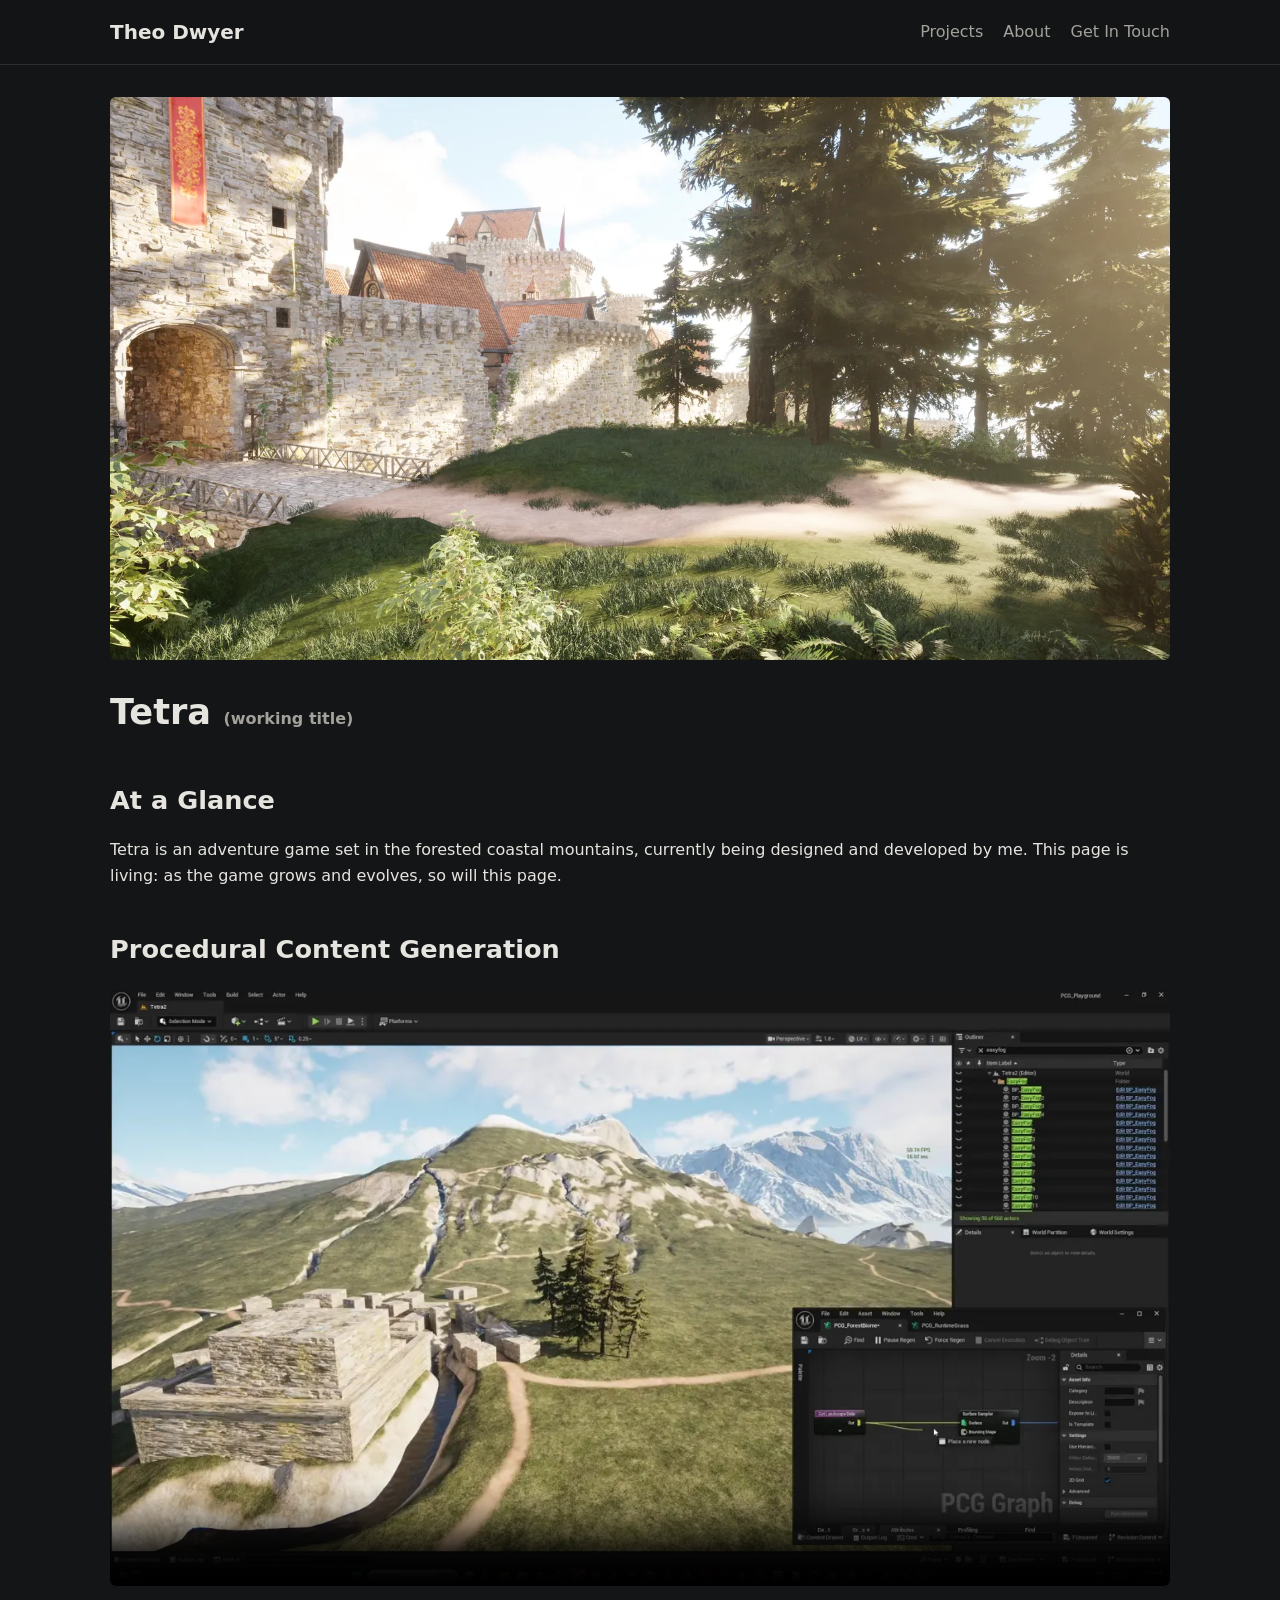
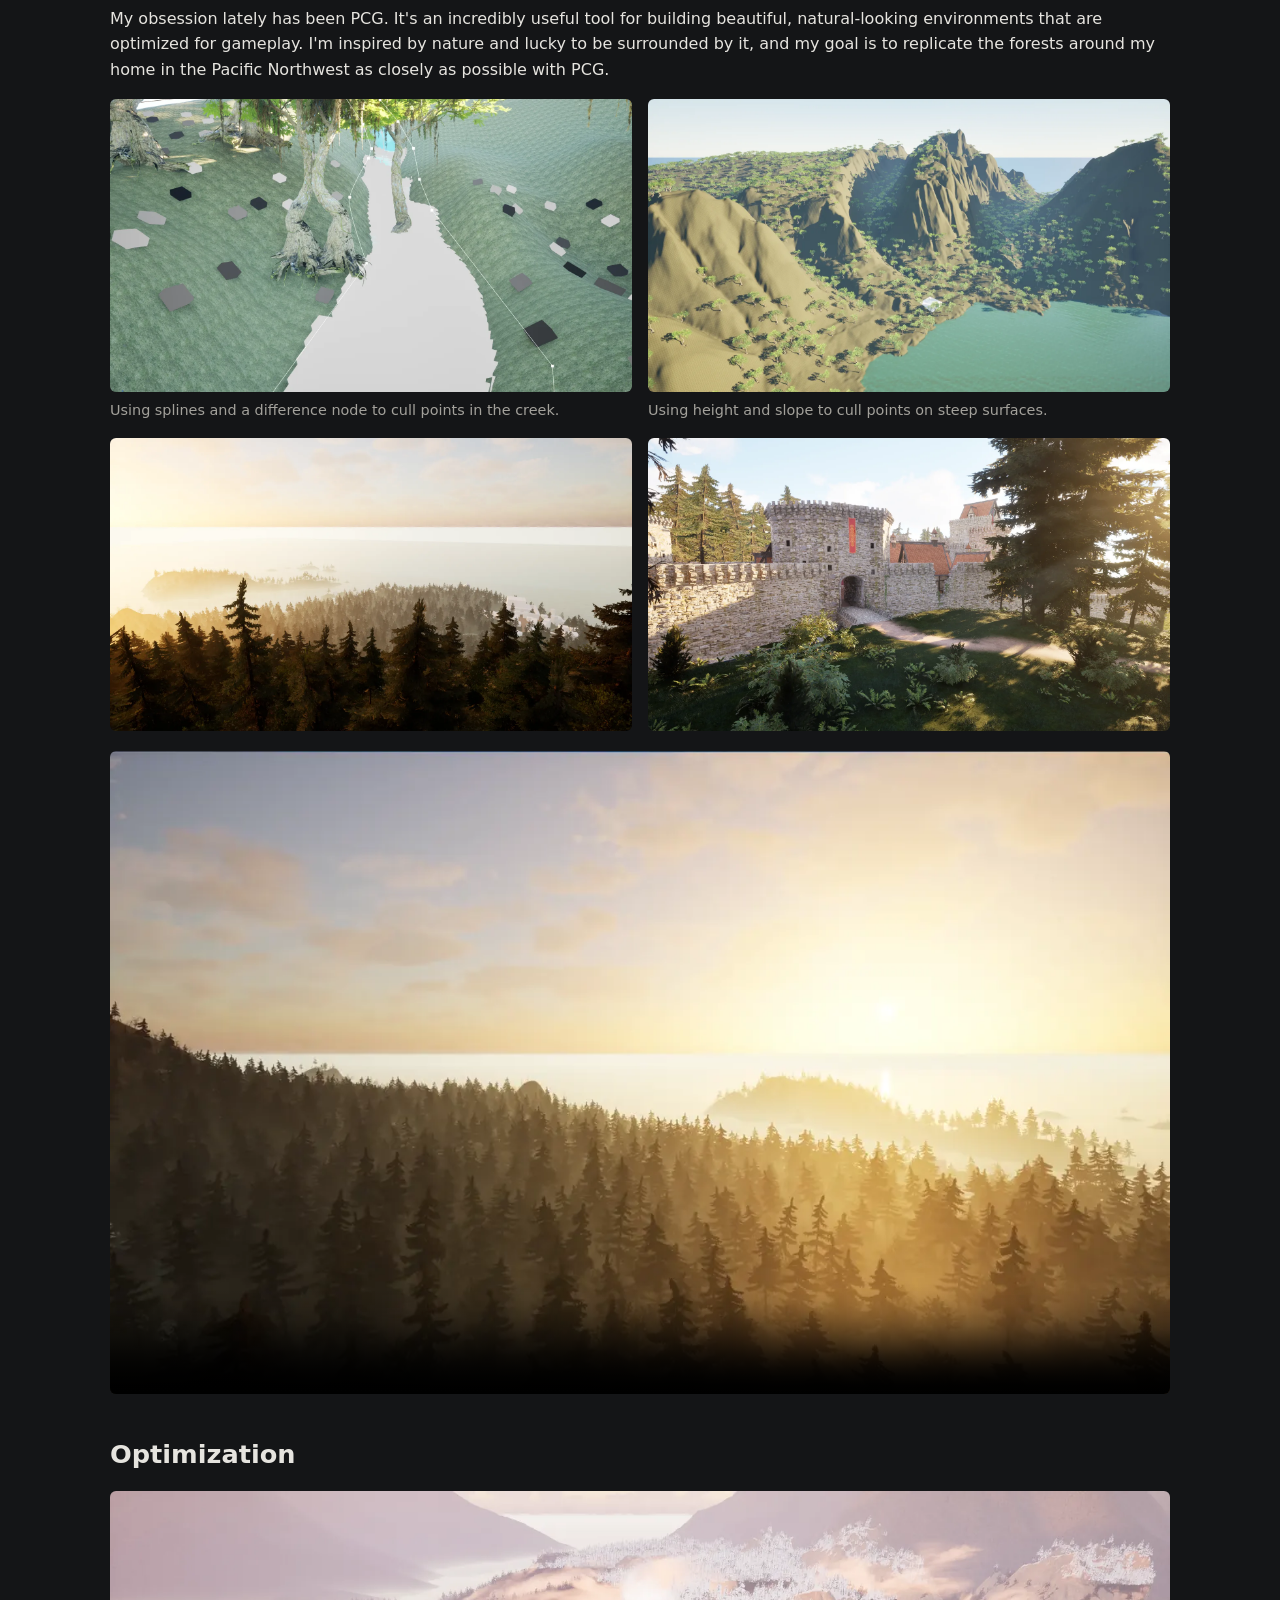
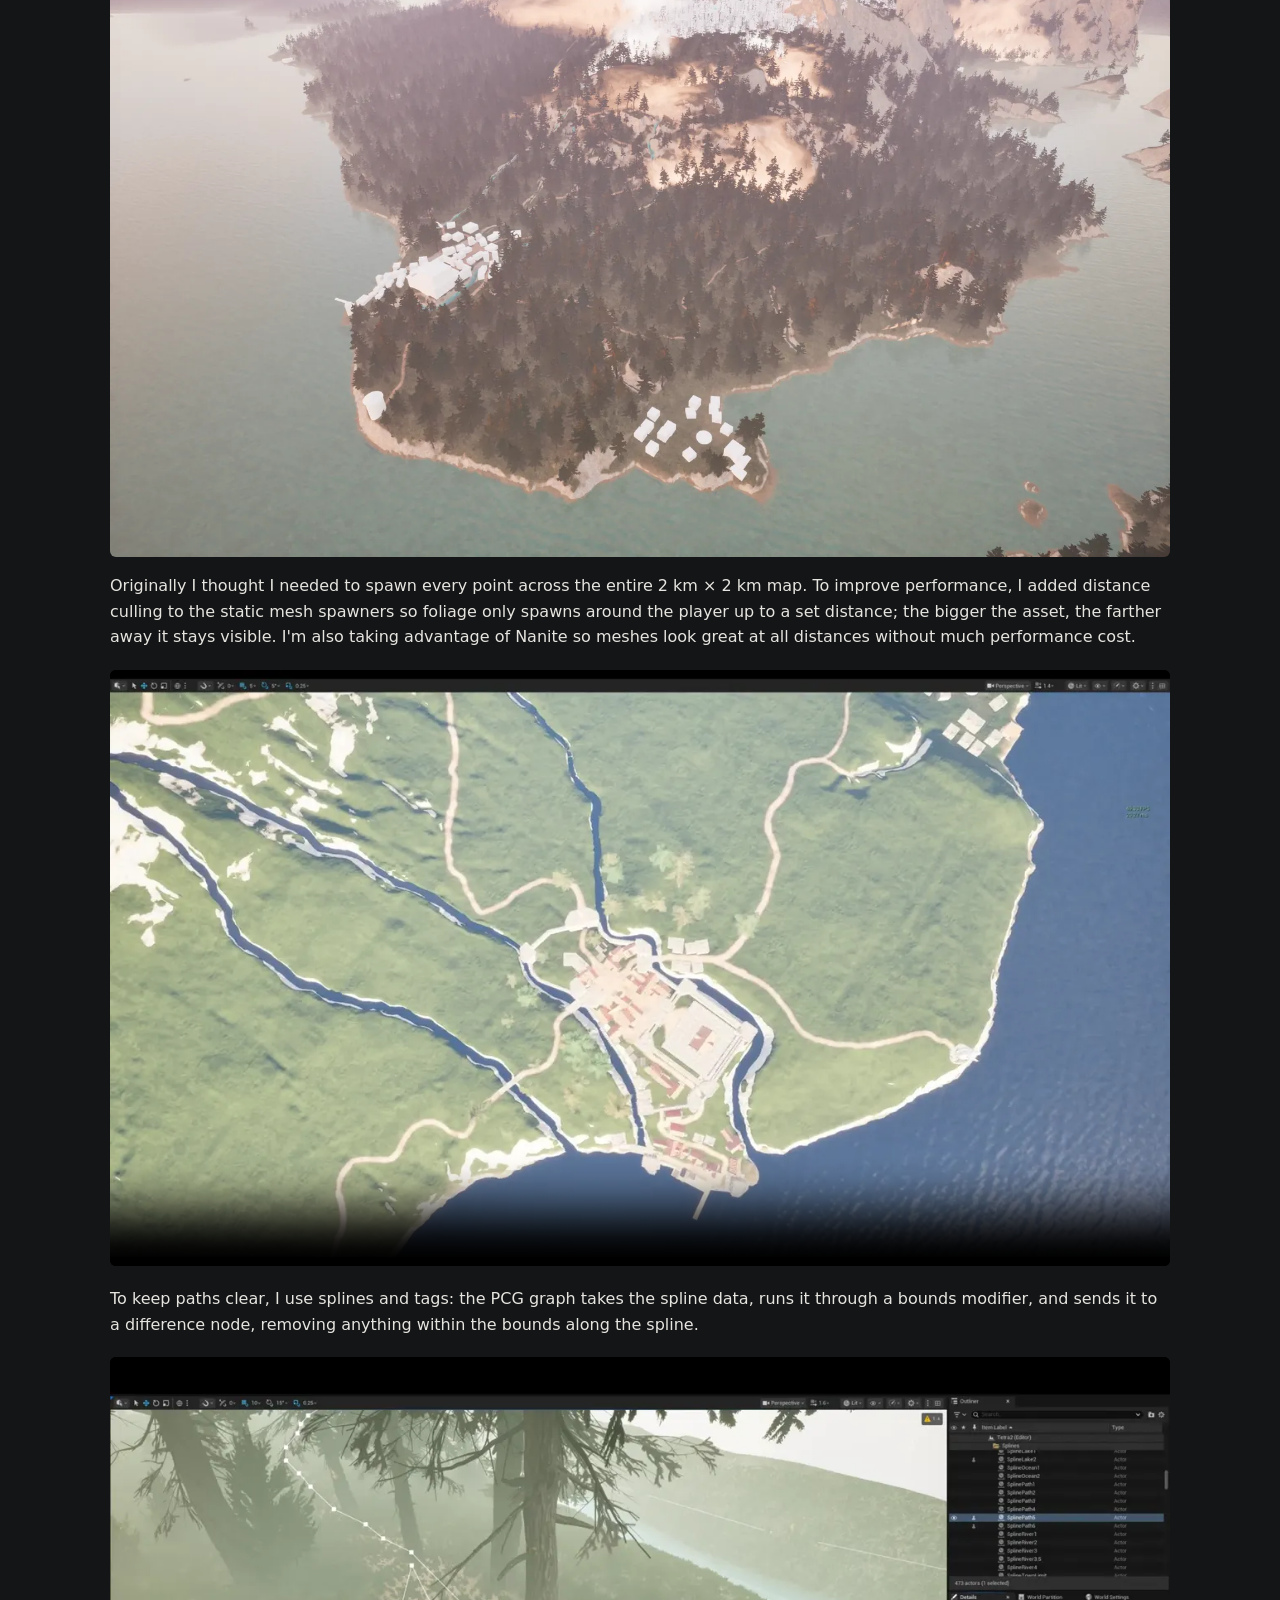
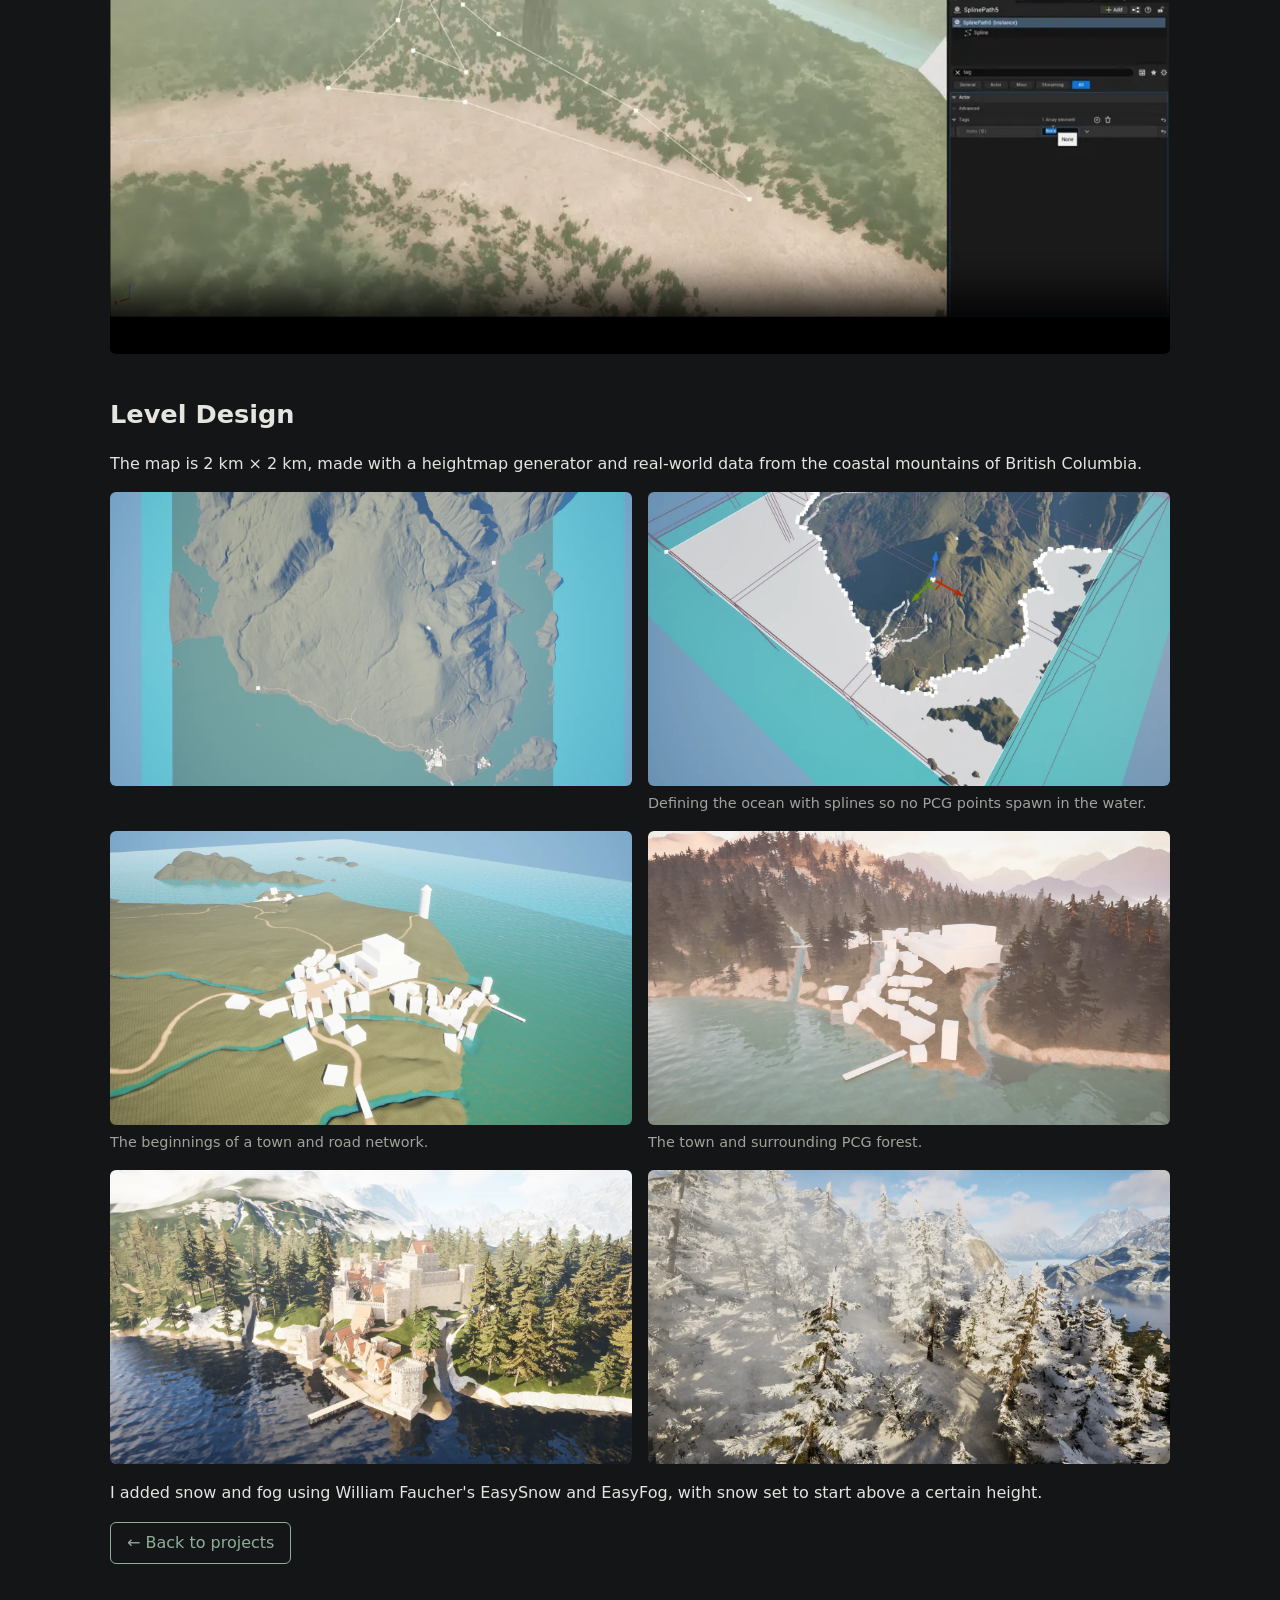
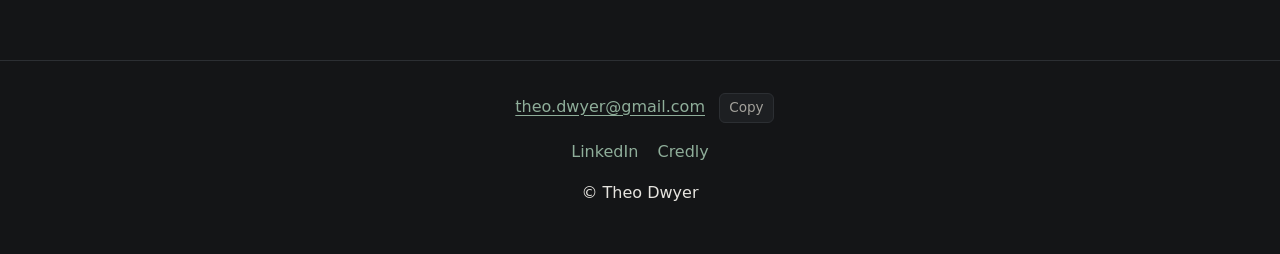
<file: tetra.html>
<!DOCTYPE html>
<html lang="en"><head><meta charset="UTF-8"><meta name="viewport" content="width=device-width, initial-scale=1">
<title>Tetra | Theo Dwyer</title><link rel="stylesheet" href="style.css?v=15"></head>
<body>
<header><nav><a class="name" href="index.html">Theo Dwyer</a>
<ul><li><a href="index.html#projects">Projects</a></li><li><a href="index.html#about">About</a></li><li><a href="#contact">Get In Touch</a></li></ul></nav></header>
<main>
<img src="images/tetra/screenshot00163.webp" alt="Tetra coastal forest">
<h1 style="margin-top:1.5rem">Tetra <span class="muted" style="font-size:1rem">(working title)</span></h1>
<h2>At a Glance</h2>
<p>Tetra is an adventure game set in the forested coastal mountains, currently being designed and developed by me. This page is living: as the game grows and evolves, so will this page.</p>

<h2>Procedural Content Generation</h2>
<figure class="video-fig"><video controls preload="none" width="1920" height="1080" playsinline poster="video/tetra/pcg-forest-poster.webp" aria-label="PCG forest generating across the Tetra landscape"><source src="video/tetra/pcg-forest.mp4" type="video/mp4"></video></figure>
<p>My obsession lately has been PCG. It's an incredibly useful tool for building beautiful, natural-looking environments that are optimized for gameplay. I'm inspired by nature and lucky to be surrounded by it, and my goal is to replicate the forests around my home in the Pacific Northwest as closely as possible with PCG.</p>
<div class="gallery">
<figure><img loading="lazy" src="images/tetra/screenshot00044.webp" alt="PCG graph"><figcaption class="muted">Using splines and a difference node to cull points in the creek.</figcaption></figure>
<figure><img loading="lazy" src="images/tetra/screenshot00059.webp" alt="Slope culling"><figcaption class="muted">Using height and slope to cull points on steep surfaces.</figcaption></figure>
<img loading="lazy" src="images/tetra/screenshot00091.webp" alt="PCG forest">
<img loading="lazy" src="images/tetra/pcg2-3.webp" alt="PCG forest detail">
</div>

<figure class="video-fig"><video controls preload="none" width="1920" height="1164" playsinline poster="video/tetra/pcg-town-poster.webp" aria-label="PCG forest growing around the town and roads"><source src="video/tetra/pcg-town.mp4" type="video/mp4"></video></figure>
<h2>Optimization</h2>
<img loading="lazy" src="images/tetra/screenshot00109.webp" alt="Distance culling of PCG foliage around the player in Tetra">
<p style="margin-top:1rem">Originally I thought I needed to spawn every point across the entire 2 km × 2 km map. To improve performance, I added distance culling to the static mesh spawners so foliage only spawns around the player up to a set distance; the bigger the asset, the farther away it stays visible. I'm also taking advantage of Nanite so meshes look great at all distances without much performance cost.</p>
<figure class="video-fig"><video controls preload="none" width="1920" height="1080" playsinline poster="video/tetra/distance-culling-poster.webp" aria-label="Distance culling: foliage spawning around the player as they move"><source src="video/tetra/distance-culling.mp4" type="video/mp4"></video></figure>
<p>To keep paths clear, I use splines and tags: the PCG graph takes the spline data, runs it through a bounds modifier, and sends it to a difference node, removing anything within the bounds along the spline.</p>

<figure class="video-fig"><video controls preload="none" width="1920" height="1080" playsinline poster="video/tetra/spline-difference-poster.webp" aria-label="Splines and a difference node clearing PCG points from a path"><source src="video/tetra/spline-difference.mp4" type="video/mp4"></video></figure>
<h2>Level Design</h2>
<p>The map is 2 km × 2 km, made with a heightmap generator and real-world data from the coastal mountains of British Columbia.</p>
<div class="gallery">
<img loading="lazy" src="images/tetra/screenshot00024.webp" alt="Heightmap terrain">
<figure><img loading="lazy" src="images/tetra/screenshot00048.webp" alt="Ocean splines"><figcaption class="muted">Defining the ocean with splines so no PCG points spawn in the water.</figcaption></figure>
<figure><img loading="lazy" src="images/tetra/screenshot00036.webp" alt="Town and roads"><figcaption class="muted">The beginnings of a town and road network.</figcaption></figure>
<figure><img loading="lazy" src="images/tetra/screenshot00108.webp" alt="Town and forest"><figcaption class="muted">The town and surrounding PCG forest.</figcaption></figure>
</div>
<div class="gallery">
<img loading="lazy" src="images/tetra/screenshot00172.webp" alt="Snow and fog">
<img loading="lazy" src="images/tetra/screenshot00167.webp" alt="Mountain snow">
</div>
<p>I added snow and fog using William Faucher's EasySnow and EasyFog, with snow set to start above a certain height.</p>
<p><a class="btn" href="index.html#projects">← Back to projects</a></p>
</main>
<footer id="contact"><p><a href="mailto:theo.dwyer@gmail.com">theo.dwyer@gmail.com</a></p>
<p><a href="https://www.linkedin.com/in/theo-dwyer">LinkedIn</a><a href="https://www.credly.com/badges/b016af10-5c86-4a6a-9766-f2f35e834133/public_url">Credly</a></p>
<p>© Theo Dwyer</p></footer>
<script src="lightbox.js?v=4" defer></script>
<script src="site.js?v=1" defer></script>
<script data-goatcounter="https://ehlien8.goatcounter.com/count" async src="https://gc.zgo.at/count.js"></script>
</body></html>
</file>
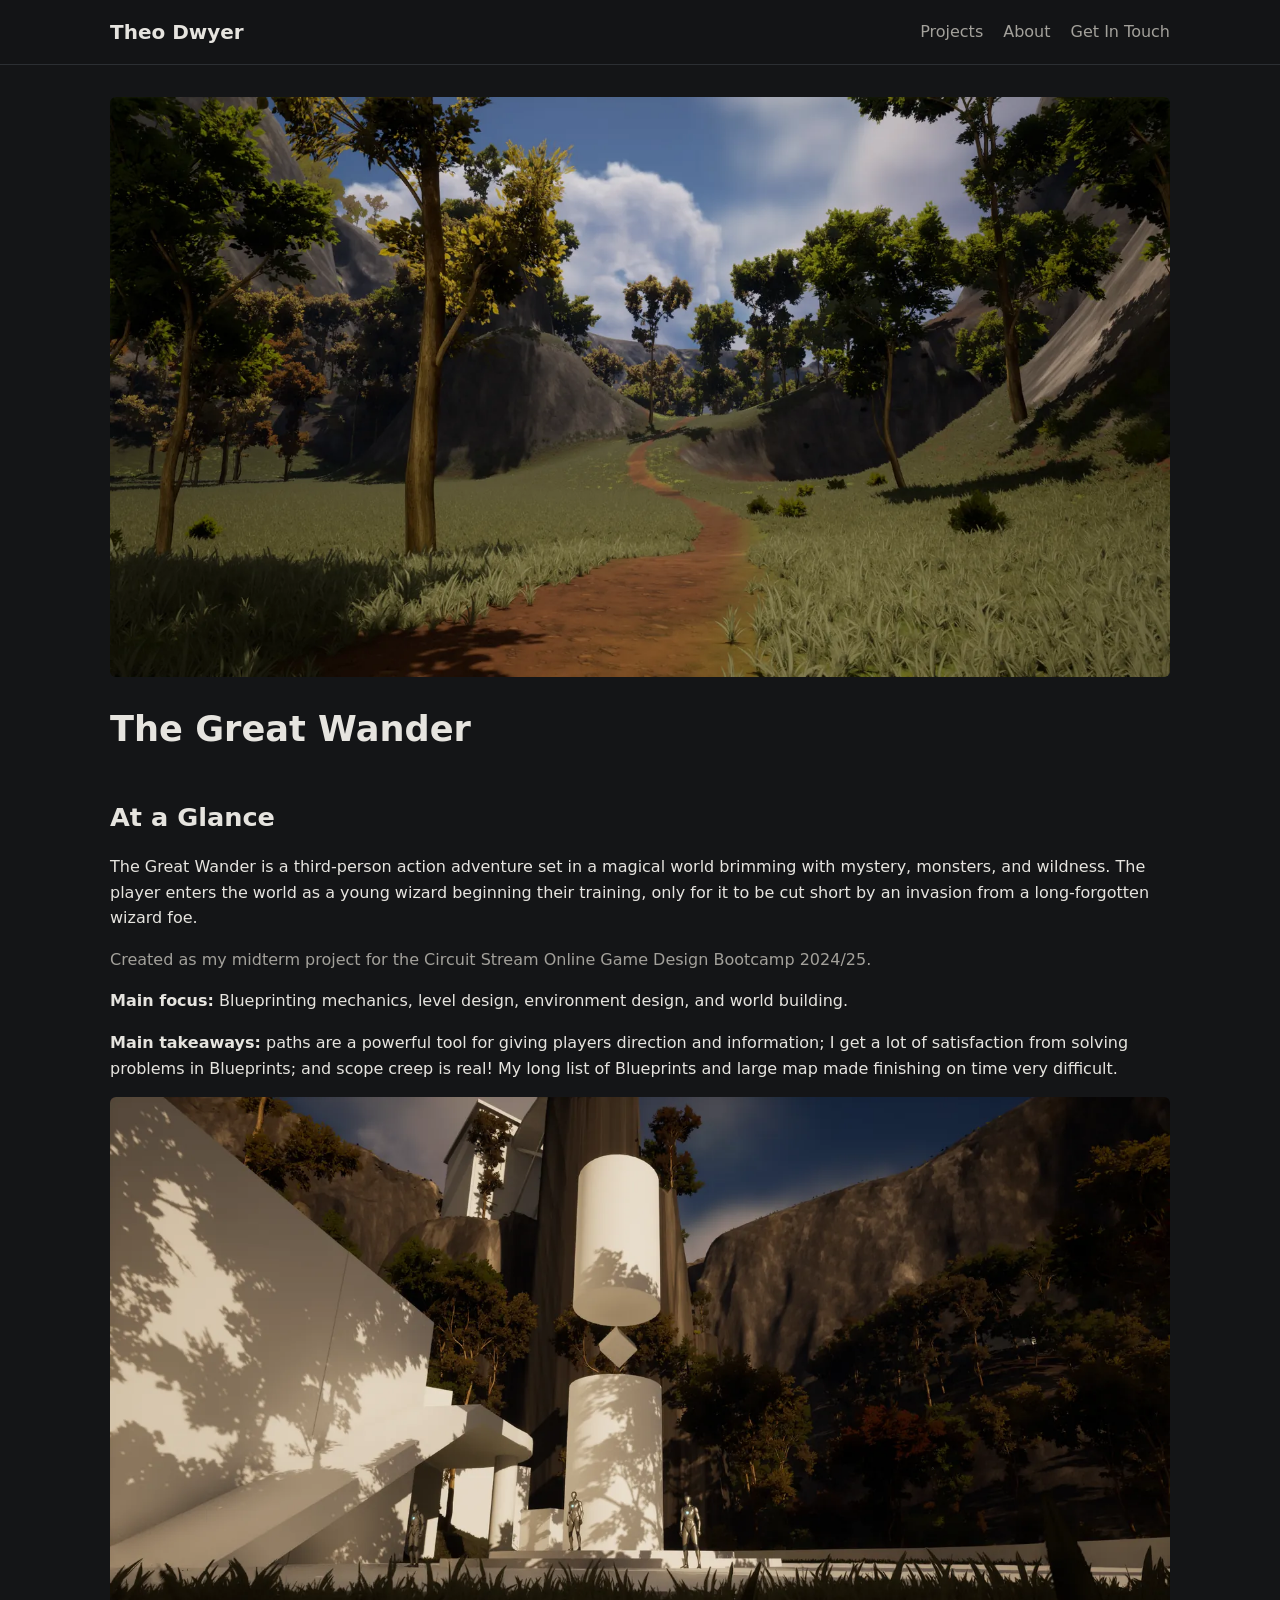
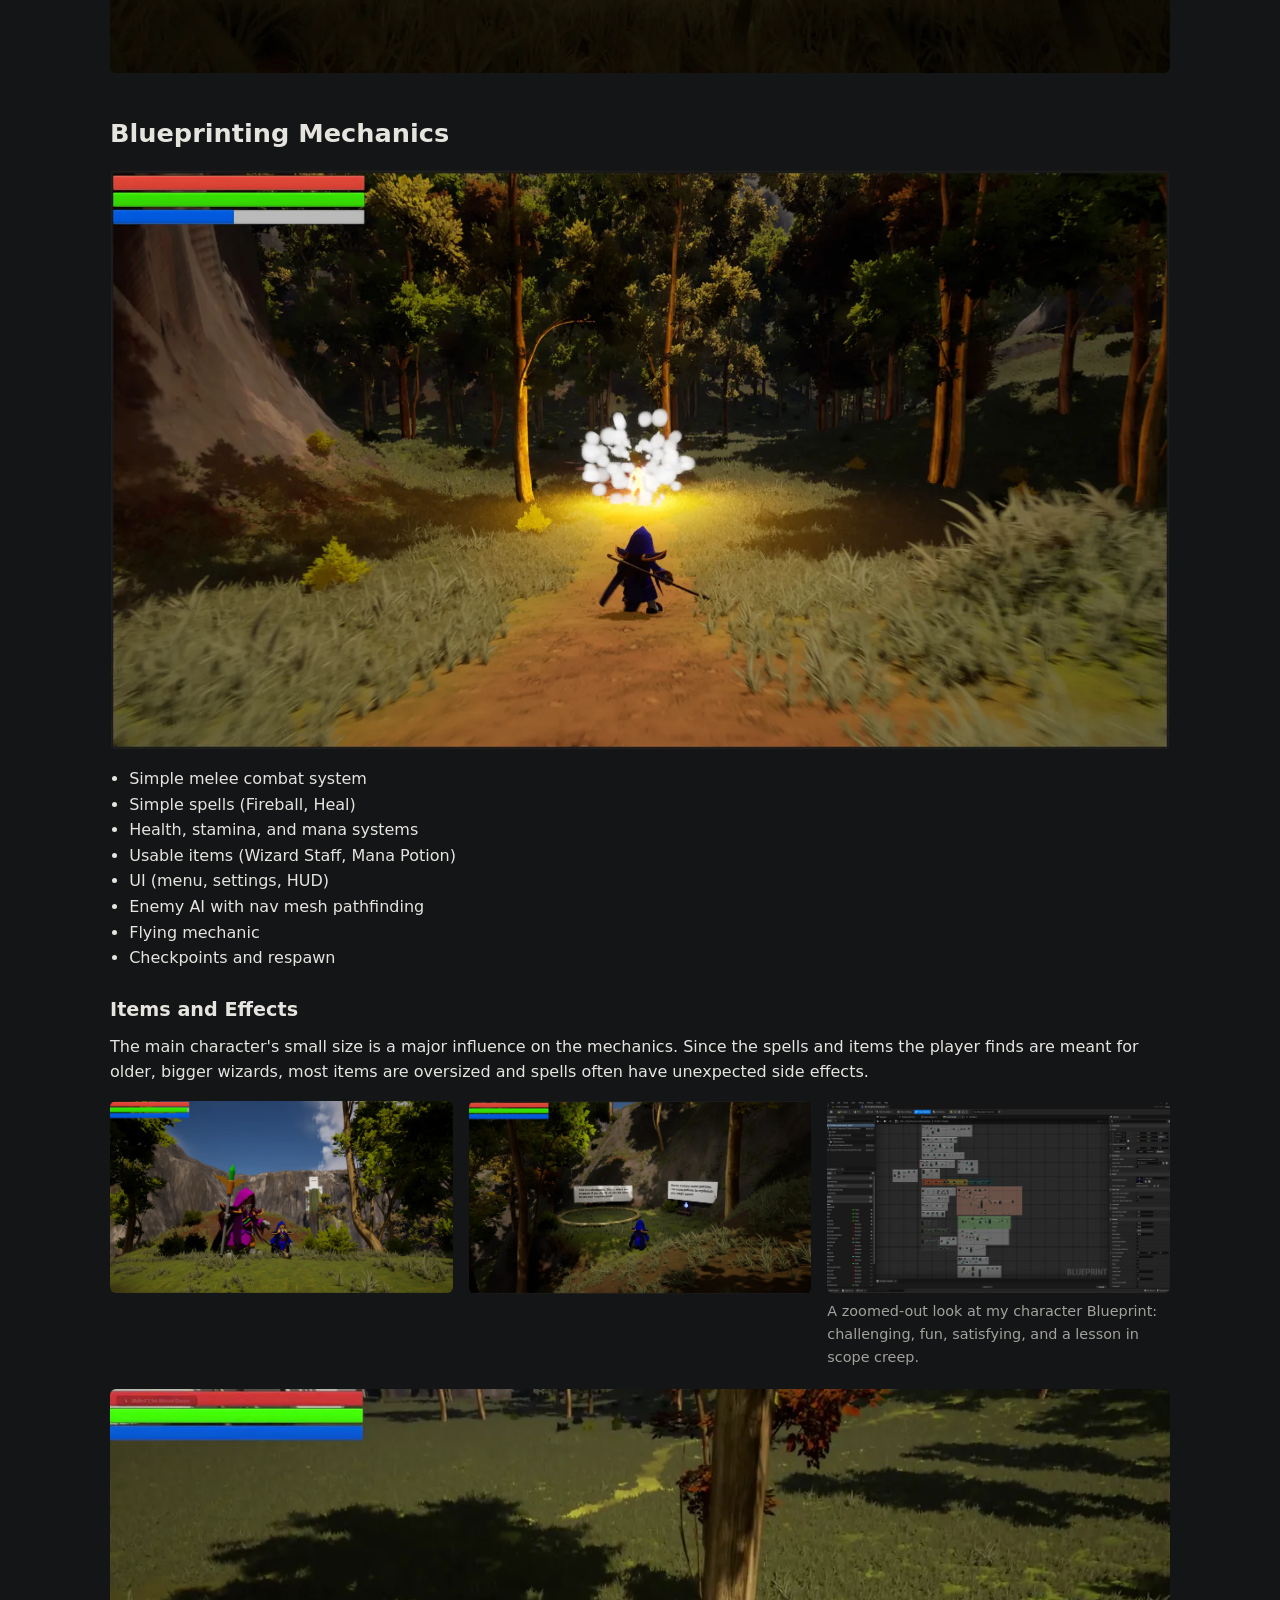
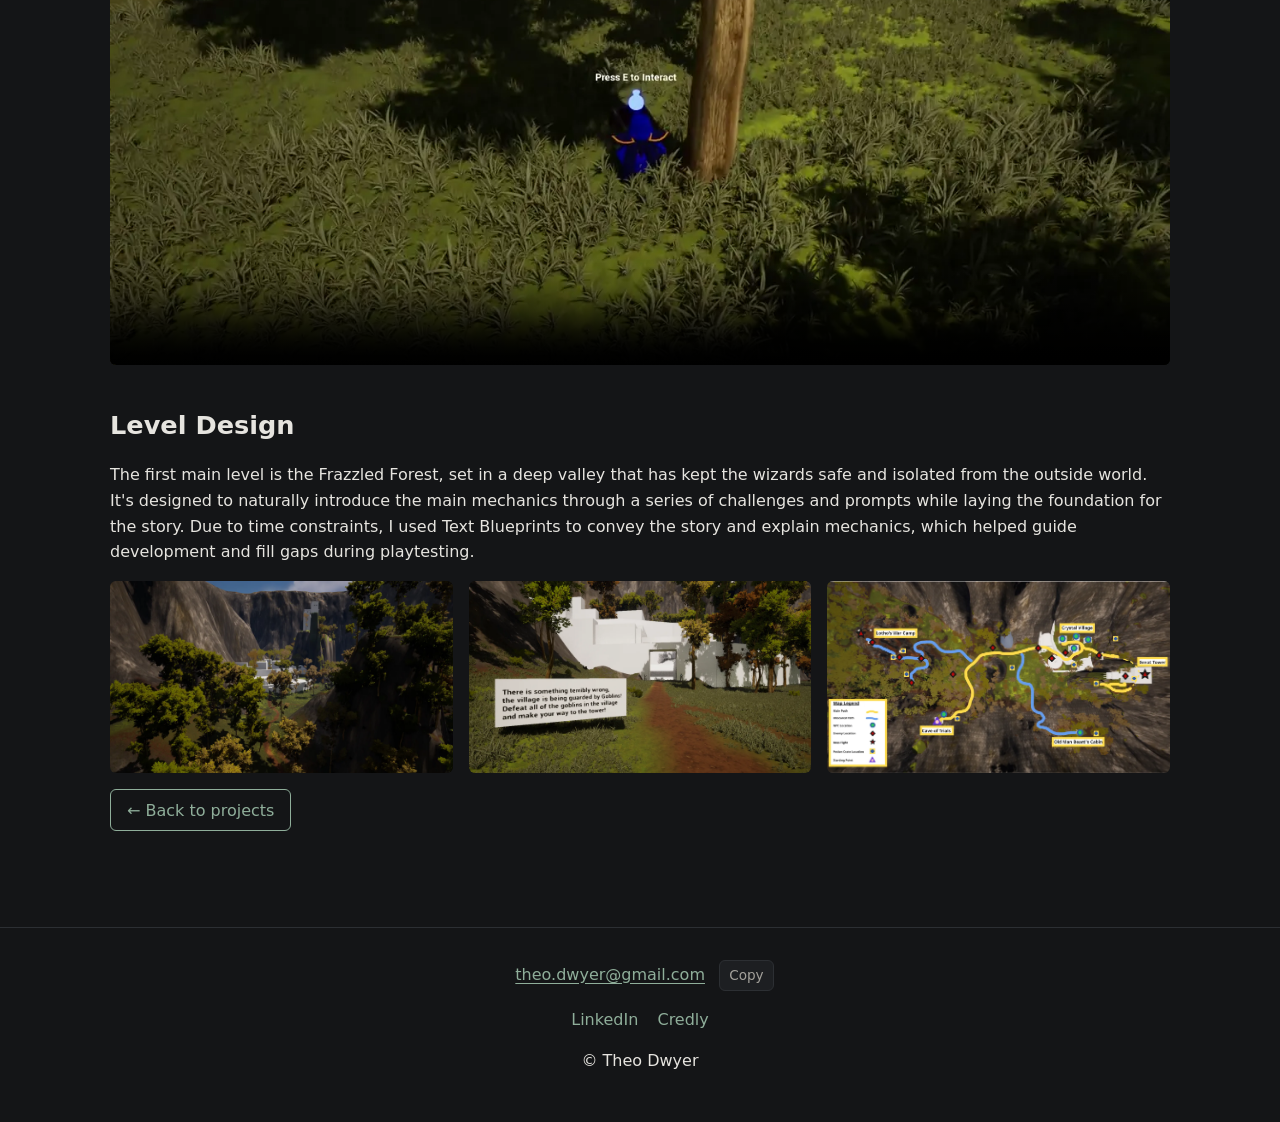
<file: the-great-wander.html>
<!DOCTYPE html>
<html lang="en"><head><meta charset="UTF-8"><meta name="viewport" content="width=device-width, initial-scale=1">
<title>The Great Wander | Theo Dwyer</title><link rel="stylesheet" href="style.css?v=15"></head>
<body>
<header><nav><a class="name" href="index.html">Theo Dwyer</a>
<ul><li><a href="index.html#projects">Projects</a></li><li><a href="index.html#about">About</a></li><li><a href="#contact">Get In Touch</a></li></ul></nav></header>
<main>
<img src="images/the-great-wander/screenshot00004.webp" alt="The Great Wander">
<h1 style="margin-top:1.5rem">The Great Wander</h1>
<h2>At a Glance</h2>
<p>The Great Wander is a third-person action adventure set in a magical world brimming with mystery, monsters, and wildness. The player enters the world as a young wizard beginning their training, only for it to be cut short by an invasion from a long-forgotten wizard foe.</p>
<p class="muted">Created as my midterm project for the Circuit Stream Online Game Design Bootcamp 2024/25.</p>
<p><strong>Main focus:</strong> Blueprinting mechanics, level design, environment design, and world building.</p>
<p><strong>Main takeaways:</strong> paths are a powerful tool for giving players direction and information; I get a lot of satisfaction from solving problems in Blueprints; and scope creep is real! My long list of Blueprints and large map made finishing on time very difficult.</p>
<img loading="lazy" src="images/the-great-wander/screenshot00012.webp" alt="The Great Wander scene">

<h2>Blueprinting Mechanics</h2>
<img loading="lazy" src="images/the-great-wander/fireball-attack.webp" alt="Fireball attack">
<ul style="margin:1rem 0 1rem 1.2rem">
<li>Simple melee combat system</li><li>Simple spells (Fireball, Heal)</li><li>Health, stamina, and mana systems</li>
<li>Usable items (Wizard Staff, Mana Potion)</li><li>UI (menu, settings, HUD)</li><li>Enemy AI with nav mesh pathfinding</li>
<li>Flying mechanic</li><li>Checkpoints and respawn</li></ul>
<h3>Items and Effects</h3>
<p>The main character's small size is a major influence on the mechanics. Since the spells and items the player finds are meant for older, bigger wizards, most items are oversized and spells often have unexpected side effects.</p>
<div class="gallery">
<img loading="lazy" src="images/the-great-wander/big-wiz-lil-wiz.webp" alt="Big wizard, little wizard">
<img loading="lazy" src="images/the-great-wander/text-bps.webp" alt="Text Blueprints">
<figure><img loading="lazy" src="images/the-great-wander/bpmadness.webp" alt="Character Blueprint"><figcaption class="muted">A zoomed-out look at my character Blueprint: challenging, fun, satisfying, and a lesson in scope creep.</figcaption></figure>
</div>

<figure class="video-fig"><video controls preload="none" width="1920" height="1044" playsinline poster="video/the-great-wander/blueprint-mechanics-poster.webp" aria-label="The Great Wander gameplay showing combat, spells and items"><source src="video/the-great-wander/blueprint-mechanics.mp4" type="video/mp4"></video></figure>
<h2>Level Design</h2>
<p>The first main level is the Frazzled Forest, set in a deep valley that has kept the wizards safe and isolated from the outside world. It's designed to naturally introduce the main mechanics through a series of challenges and prompts while laying the foundation for the story. Due to time constraints, I used Text Blueprints to convey the story and explain mechanics, which helped guide development and fill gaps during playtesting.</p>
<div class="gallery">
<img loading="lazy" src="images/the-great-wander/screenshot00022.webp" alt="Frazzled Forest">
<img loading="lazy" src="images/the-great-wander/level-design.webp" alt="Frazzled Forest level layout">
<img loading="lazy" src="images/the-great-wander/frazzled-forest-map.webp" alt="Frazzled Forest map">
</div>
<p><a class="btn" href="index.html#projects">← Back to projects</a></p>
</main>
<footer id="contact"><p><a href="mailto:theo.dwyer@gmail.com">theo.dwyer@gmail.com</a></p>
<p><a href="https://www.linkedin.com/in/theo-dwyer">LinkedIn</a><a href="https://www.credly.com/badges/b016af10-5c86-4a6a-9766-f2f35e834133/public_url">Credly</a></p>
<p>© Theo Dwyer</p></footer>
<script src="lightbox.js?v=4" defer></script>
<script src="site.js?v=1" defer></script>
<script data-goatcounter="https://ehlien8.goatcounter.com/count" async src="https://gc.zgo.at/count.js"></script>
</body></html>
</file>
<file: style.css>
:root{--bg:#141517;--panel:#1d1f22;--text:#e6e4df;--muted:#a3a19b;--accent:#8fae9a;--line:#2c2f33}
*{box-sizing:border-box;margin:0;padding:0}
html,body{overflow-x:clip} /* the full-width About band is 100vw, which includes the desktop scrollbar; clip the extra so the page never scrolls sideways */
body{background:var(--bg);color:var(--text);font-family:system-ui,-apple-system,"Segoe UI",Roboto,sans-serif;line-height:1.6}
[id]{scroll-margin-top:6rem}
a{color:var(--accent);text-decoration:none}a:hover{text-decoration:underline}
img{max-width:100%;display:block;border-radius:6px}
header{position:sticky;top:0;background:rgba(20,21,23,.92);backdrop-filter:blur(6px);border-bottom:1px solid var(--line);z-index:10}
nav{max-width:1100px;margin:auto;display:flex;justify-content:space-between;align-items:center;padding:1rem 1.25rem;flex-wrap:wrap;gap:.5rem}
nav .name{font-size:1.25rem;font-weight:600;color:var(--text)}
nav ul{list-style:none;display:flex;gap:1.25rem}nav ul a{color:var(--muted)}nav ul a:hover{color:var(--text)}
main{max-width:1100px;margin:auto;padding:2rem 1.25rem}
h1{font-size:2.2rem;margin-bottom:.5rem}h2{font-size:1.6rem;margin:2.5rem 0 1rem}h3{font-size:1.2rem;margin:1.5rem 0 .5rem}
p{margin-bottom:1rem;color:var(--text)}.muted{color:var(--muted)}
.grid{display:grid;grid-template-columns:repeat(auto-fit,minmax(min(260px,100%),1fr));gap:1.5rem}
.card{background:var(--panel);border:1px solid var(--line);border-radius:10px;overflow:hidden;display:flex;flex-direction:column;transition:transform .15s}
.card:hover{transform:translateY(-3px)}
.card img{border-radius:0;aspect-ratio:16/9;object-fit:cover}
.card .body{padding:1rem 1.25rem;flex:1;display:flex;flex-direction:column}
.card .tag{font-size:.8rem;color:var(--accent);text-transform:uppercase;letter-spacing:.05em}
.card ul{margin:.5rem 0 1rem 1.1rem;color:var(--muted)}
.btn{margin-top:auto;display:inline-block;border:1px solid var(--accent);padding:.45rem 1rem;border-radius:6px;align-self:flex-start}
.btn:hover{background:var(--accent);color:var(--bg);text-decoration:none}
.about{display:grid;grid-template-columns:2fr 1fr;gap:2rem;align-items:start}
.about .pics{display:grid;gap:1rem}
.gallery{display:grid;grid-template-columns:repeat(auto-fit,minmax(min(300px,100%),1fr));gap:1rem;margin:1rem 0}
.video{position:relative;padding-top:56.25%;margin:1rem 0}.video iframe{position:absolute;inset:0;width:100%;height:100%;border:0;border-radius:6px}
footer{border-top:1px solid var(--line);margin-top:3rem;padding:2rem 1.25rem;text-align:center;color:var(--muted)}
footer a{margin:0 .6rem}
@media(max-width:700px){.about{grid-template-columns:1fr}h1{font-size:1.8rem}}
/* Gallery rows: every image the same shape so rows line up; four-image rows become 2x2 */
@media(min-width:640px){.gallery:has(>:nth-child(4):last-child){grid-template-columns:repeat(2,1fr)}}
.gallery>img,.gallery>figure img{width:100%;aspect-ratio:16/9;object-fit:cover}
.gallery figure{margin:0}
figcaption{margin-top:.4rem;font-size:.9rem}
/* Click-to-enlarge */
main img:not(.card img){cursor:zoom-in}
main img:not(.card img):focus-visible{outline:2px solid var(--accent);outline-offset:3px}
.lightbox{border:0;padding:0;background:transparent;max-width:none;max-height:none;width:100vw;height:100vh;color:var(--text)}
.lightbox::backdrop{background:rgba(10,11,12,.92)}
.lightbox[open]{display:flex;flex-direction:column;align-items:center;justify-content:center;gap:.75rem}
.lightbox img{max-width:calc(100vw - 8rem);max-height:84vh;width:auto;height:auto;object-fit:contain;border-radius:8px;border:1px solid var(--line);box-shadow:0 12px 40px rgba(0,0,0,.6);cursor:zoom-out}
.lightbox p{margin:0;color:var(--muted);text-align:center;padding:0 1rem}
.lightbox button{position:absolute;background:var(--panel);color:var(--text);border:1px solid var(--line);border-radius:6px;font-size:1.4rem;line-height:1;width:2.75rem;height:2.75rem;cursor:pointer}
.lightbox button:hover{border-color:var(--accent)}
.lightbox .lb-close{top:1rem;right:1rem}
.lightbox .lb-prev{left:1rem;top:50%;transform:translateY(-50%)}
.lightbox .lb-next{right:1rem;top:50%;transform:translateY(-50%)}
@media(max-width:700px){.lightbox img{max-width:94vw}.lightbox .lb-prev,.lightbox .lb-next{top:auto;bottom:1rem;transform:none}}
/* Home page video banner */
.hero{position:relative;height:min(62vh,640px);overflow:hidden;background:var(--panel) center/cover no-repeat}
.hero video{position:absolute;inset:0;width:100%;height:100%;object-fit:cover}
.hero::after{content:"";position:absolute;left:0;right:0;bottom:0;height:8%;background:linear-gradient(to bottom,transparent,var(--bg));pointer-events:none}
@media(max-width:700px){.hero{height:42vh}}
@media(prefers-reduced-motion:reduce){.hero video{display:none}}
.hero-toggle{position:absolute;right:1rem;bottom:1rem;z-index:2;width:2.5rem;height:2.5rem;border-radius:50%;border:1px solid var(--line);background:rgba(20,21,23,.6);color:var(--text);font-size:.8rem;cursor:pointer;opacity:.75}
.hero-toggle:hover,.hero-toggle:focus-visible{opacity:1;border-color:var(--accent)}
/* Project videos */
.video-fig{margin:1.25rem 0}
.video-fig video{width:100%;height:auto;display:block;border-radius:6px;background:#000}
.gallery .video-fig{margin:0}
.gallery .video-fig video{aspect-ratio:16/9;object-fit:contain}
.about .badge{display:block;width:min(220px,70%);justify-self:center;margin-top:.5rem}
.about .badge img{width:100%;height:auto;border-radius:0;transition:transform .15s}
.about .badge:hover img{transform:scale(1.03)}
main a img{cursor:pointer}
/* About: full-width band over Theo's turkey tail photo */
.about-band{width:100vw;margin:3rem 0 0 calc(50% - 50vw);padding:3rem max(1.25rem,calc(50vw - 550px + 1.25rem));background:linear-gradient(rgba(20,21,23,.55),rgba(20,21,23,.68)),url("images/about/turkey-tails-bg.webp") center/cover no-repeat}
.about-band h2{margin-top:0}
.about .pics{justify-items:center;gap:1.5rem}
.about .portrait{width:min(260px,70%);aspect-ratio:1;height:auto;object-fit:cover;border-radius:50%;border:1px solid var(--line)}
@media(max-width:700px){.about-band{padding:2.5rem 1.25rem}.about .pics{order:-1}}
.card-img{display:block}
.card-img img{transition:opacity .15s}
.card-img:hover img{opacity:.85}
footer a[href^="mailto:"]{text-decoration:underline;text-underline-offset:3px}
.copy-email{margin-left:.25rem;padding:.2rem .6rem;border:1px solid var(--line);border-radius:6px;background:var(--panel);color:var(--muted);font:inherit;font-size:.85rem;cursor:pointer}
.copy-email:hover,.copy-email:focus-visible{color:var(--text);border-color:var(--accent)}
.gallery.r43>img,.gallery.r43>figure img{aspect-ratio:4/3}
.card.feature{display:grid;grid-template-columns:1fr 1fr}
.card.feature .card-img img{width:100%;height:100%}
.card.feature .body p{margin:.5rem 0 1rem}
@media(max-width:700px){.card.feature{grid-template-columns:1fr}.card.feature .card-img img{height:auto}}
/* Links inside body text are underlined so they stand out from the text, not only by colour */
main p a:not(.btn){text-decoration:underline;text-underline-offset:3px}
</file>
